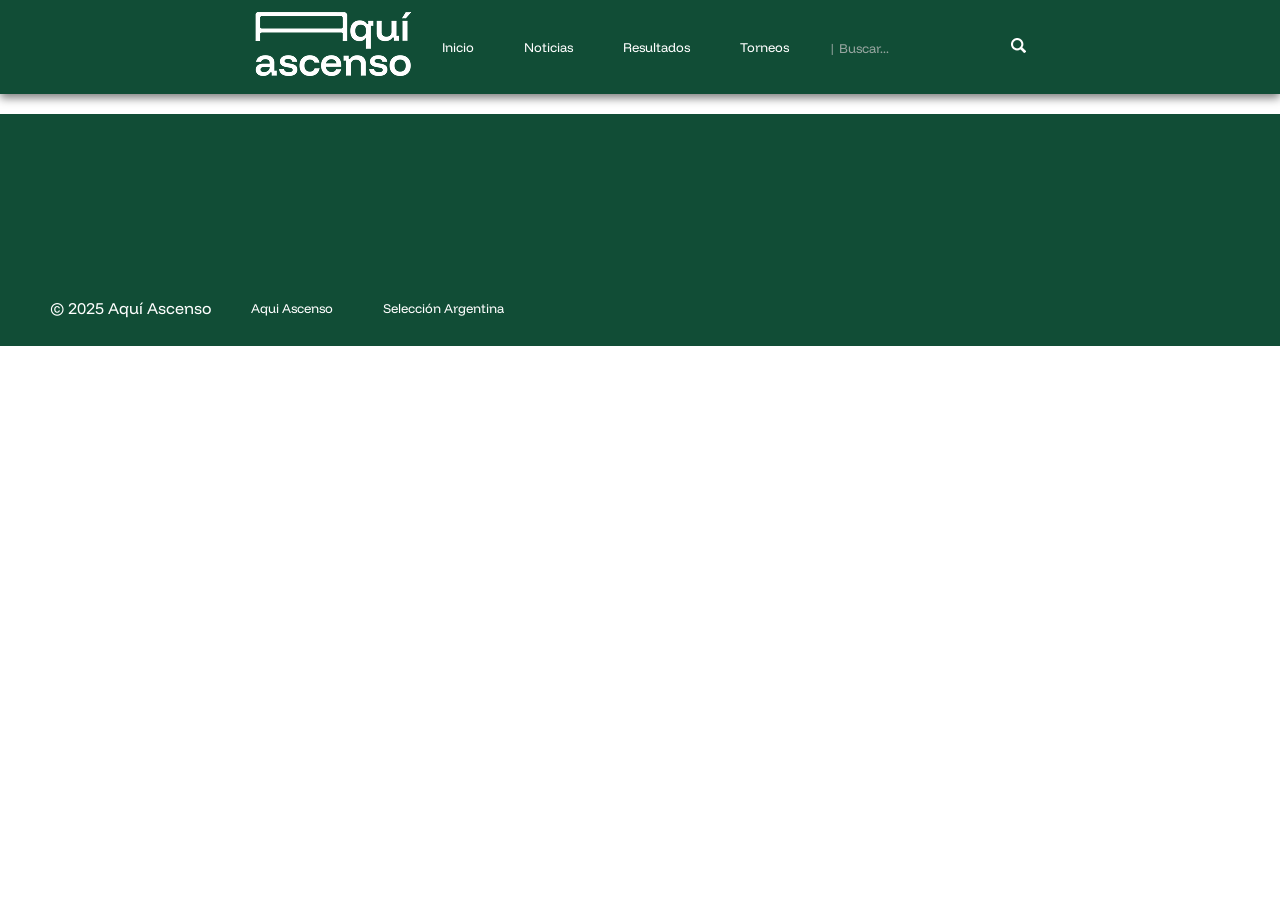
<file: pages/noticia-temperley-otro-empate.html>
<!DOCTYPE html>
<html lang="es">
<head>
    <meta charset="UTF-8">
    <meta name="viewport" content="width=device-width, initial-scale=1.0">
    <title>Temperley otro empate</title>
    <link rel="stylesheet" href="../estilos.css">
    <link rel="icon" href="../img/favicon.png" type="image/png">
    <link rel="preconnect" href="https://fonts.googleapis.com">
    <link rel="preconnect" href="https://fonts.gstatic.com" crossorigin>
    <link href="https://fonts.googleapis.com/css2?family=Funnel+Display:wght@300..800&family=Funnel+Sans:ital,wght@0,300..800;1,300..800&family=Inter:ital,opsz,wght@0,14..32,100..900;1,14..32,100..900&display=swap" rel="stylesheet">
</head>
<body>
    <header>
        <nav class="menu-barra">
            <div class="logo_img">
                <a href="../index.html"><img src="../img/img-logo-aquiascenso.png" alt="logo aqui ascenso"></a>
            </div>
            <ul class="botones-menu">
                <li><a href="../index.html">Inicio</a></li>
                <li><a href="./noticias.html">Noticias</a></li>
                <li><a href="./resultados.html">Resultados</a></li>
                <li><a href="./torneos.html">Torneos</a></li>
            </ul>
            
            <div class="buscador">
                <input type="text" class="buscar-input" placeholder="| Buscar...">
                <button class="buscar-boton"><a href=""><img src="../img/icono-busqueda.png" alt="icono-buscar" class="icono-buscar"></a></button>
            </div>
        </nav>
    </header>
    <main></main>
    <footer>
        <div class="redes">
            <svg xmlns="http://www.w3.org/2000/svg" width="226" height="34" viewBox="0 0 226 34" fill="none">

                <!--Tiktok-->
                <a href="https://www.tiktok.com/" > <path d="M221.662 0.954834H196.291C194.35 0.954834 192.796 2.50733 192.796 4.44796V29.8701C192.796 31.8108 194.35 33.3633 196.291 33.3633H221.727C223.668 33.3633 225.222 31.8108 225.222 29.8701V4.44796C225.157 2.50733 223.604 0.954834 221.662 0.954834ZM218.879 14.9273C216.873 14.9273 214.996 14.2158 213.572 13.0514V21.202C213.572 25.2126 210.336 28.447 206.323 28.447C202.31 28.447 199.074 25.2126 199.074 21.202C199.074 17.1914 202.31 13.957 206.323 13.957C210.336 13.957 207.035 13.8923 207.359 13.957V18.097C207.035 18.0323 206.647 17.9676 206.323 17.9676C204.511 17.9676 203.087 19.3908 203.087 21.202C203.087 23.0133 204.511 24.4364 206.323 24.4364C208.135 24.4364 209.559 23.0133 209.559 21.202V5.8064H213.572C213.572 8.71733 215.967 11.1108 218.879 11.1108V14.9273Z" fill="white"/></a>
               
                 <!--Facebook-->
                <a href="https://www.facebook.com/"><path d="M176.958 4.44796V29.8701C176.958 31.8108 175.404 33.2986 173.528 33.2986H163.625V22.3017H167.767L168.544 17.1267H163.56V13.763C163.56 12.3398 164.272 10.9814 166.473 10.9814H168.738V6.58265C168.738 6.58265 166.667 6.25921 164.725 6.25921C160.648 6.25921 157.93 8.71733 157.93 13.2455V17.1914H153.399V22.3664H157.93V33.3633H148.027C146.086 33.3633 144.597 31.8108 144.597 29.9348V4.44796C144.597 2.50733 146.15 0.954834 148.027 0.954834H173.463C175.404 0.954834 176.893 2.50733 176.893 4.44796H176.958Z" fill="white"/></a>
                
                 <!--Youtube-->
                <a href="https://www.youtube.com/"><path d="M110.248 20.4905L116.138 17.1267L110.248 13.763V20.4905ZM125.264 0.954834H99.8929C97.9513 0.954834 96.3979 2.50733 96.3979 4.44796V29.8701C96.3979 31.8108 97.9513 33.3633 99.8929 33.3633H125.328C127.27 33.3633 128.823 31.8108 128.823 29.8701V4.44796C128.823 2.50733 127.27 0.954834 125.328 0.954834H125.264ZM123.451 22.6251C123.193 23.5955 122.416 24.3717 121.445 24.6305C119.698 25.0833 112.578 25.0833 112.578 25.0833C112.578 25.0833 105.524 25.0833 103.711 24.6305C102.741 24.3717 101.964 23.6601 101.705 22.6251C101.252 20.8786 101.252 17.1267 101.252 17.1267C101.252 17.1267 101.252 13.4395 101.705 11.6283C101.964 10.658 102.741 9.88171 103.711 9.62296C105.459 9.17015 112.578 9.17015 112.578 9.17015C112.578 9.17015 119.633 9.17015 121.445 9.62296C122.416 9.88171 123.193 10.658 123.451 11.6283C123.904 13.3748 123.904 17.1267 123.904 17.1267C123.904 17.1267 123.904 20.8139 123.451 22.6251Z" fill="white"/></a>
                
                 <!--instagram-->
                <a href="https://www.instagram.com/"><path d="M80.5598 4.44796V29.8701C80.5598 31.8108 79.0065 33.2986 77.1296 33.2986H51.6294C49.6878 33.2986 48.1992 31.7461 48.1992 29.8701V4.44796C48.1992 2.50733 49.7525 0.954834 51.6294 0.954834H77.0649C79.0065 0.954834 80.4951 2.50733 80.4951 4.44796H80.5598ZM75.8352 12.3398C75.7704 10.4639 75.3174 8.84671 73.9582 7.48827C72.5991 6.12983 70.9811 5.74171 69.1042 5.61233C67.2272 5.48296 61.4671 5.48296 59.5901 5.61233C57.778 5.67702 56.0952 6.12983 54.7361 7.48827C53.3769 8.84671 52.9886 10.4639 52.8591 12.3398C52.7297 14.2158 52.7297 19.973 52.8591 21.8489C52.9239 23.7248 53.3769 25.342 54.7361 26.7005C56.0952 28.0589 57.7132 28.447 59.5901 28.5764C61.4671 28.7058 67.2272 28.7058 69.1042 28.5764C70.9811 28.5117 72.5991 28.0589 73.9582 26.7005C75.3174 25.342 75.7057 23.7248 75.8352 21.8489C75.9646 19.9083 75.9646 14.2158 75.8352 12.3398ZM73.3758 10.3345C73.9582 11.887 73.8288 15.4448 73.8288 17.1267C73.8288 18.8086 73.9582 22.4311 73.3758 23.9189C72.9874 24.9539 72.2108 25.7301 71.1752 26.1183C69.6219 26.7005 66.0623 26.5711 64.3795 26.5711C62.6968 26.5711 59.0724 26.7005 57.5838 26.1183C56.5483 25.7301 55.7716 24.9539 55.3833 23.9189C54.8008 22.3664 54.9302 18.8086 54.9302 17.1267C54.9302 15.4448 54.8008 11.8223 55.3833 10.3345C55.7716 9.29952 56.5483 8.52327 57.5838 8.13514C59.1371 7.55296 62.6968 7.68233 64.3795 7.68233C66.0623 7.68233 69.6866 7.55296 71.1752 8.13514C72.2108 8.52327 72.9874 9.29952 73.3758 10.3345ZM64.3795 23.078C67.6156 23.078 70.2691 20.4258 70.2691 17.1914C70.2691 14.8626 68.9747 12.6633 66.8389 11.7576C61.7259 9.62296 56.8071 14.5392 58.9429 19.6495C59.849 21.7842 62.0496 23.078 64.3795 23.078ZM68.1333 16.1564C68.8453 19.0026 66.3211 21.5255 63.4087 20.8786C62.0496 20.5551 60.9493 19.4555 60.6257 18.097C59.9138 15.2508 62.4379 12.728 65.3503 13.3748C66.7095 13.6983 67.8097 14.798 68.1333 16.1564ZM70.528 12.3398C71.3047 12.3398 71.8872 11.693 71.8872 10.9814C71.8872 10.2051 71.24 9.62296 70.528 9.62296C69.8161 9.62296 69.1689 10.2698 69.1689 10.9814C69.1689 11.693 69.8161 12.3398 70.528 12.3398Z" fill="white"/></a>
                
                 <!--Twitter-->
                <a href="https://x.com/"><path d="M28.8656 0.954834H3.43022C1.55331 0.954834 0 2.50733 0 4.44796V29.8701C0 31.8108 1.55331 33.3633 3.43022 33.3633H28.8656C30.8073 33.3633 32.3606 31.8108 32.3606 29.8701V4.44796C32.3606 2.50733 30.8073 0.954834 28.8656 0.954834ZM20.6461 27.9942L15.0153 20.4258L8.60792 27.9942H5.04825L13.3973 18.1617L4.5952 6.25921H11.9087L16.9569 13.1808L22.8466 6.25921H26.4062L18.6397 15.4448L27.7654 27.9295H20.5813L20.6461 27.9942ZM8.73736 8.32921L21.6169 25.7301H23.5585L10.8732 8.32921H8.73736Z" fill="white"/></a>
                
            </svg>
        </div>
        <div class="footer-botones-links">
            <p>© 2025 Aquí Ascenso</p>
            <a href="https://x.com/aquiascenso">Aqui Ascenso</a>
            <a href="https://x.com/argentina">Selección Argentina</a>
        </div>
    </footer>
</body>
</html>
</file>
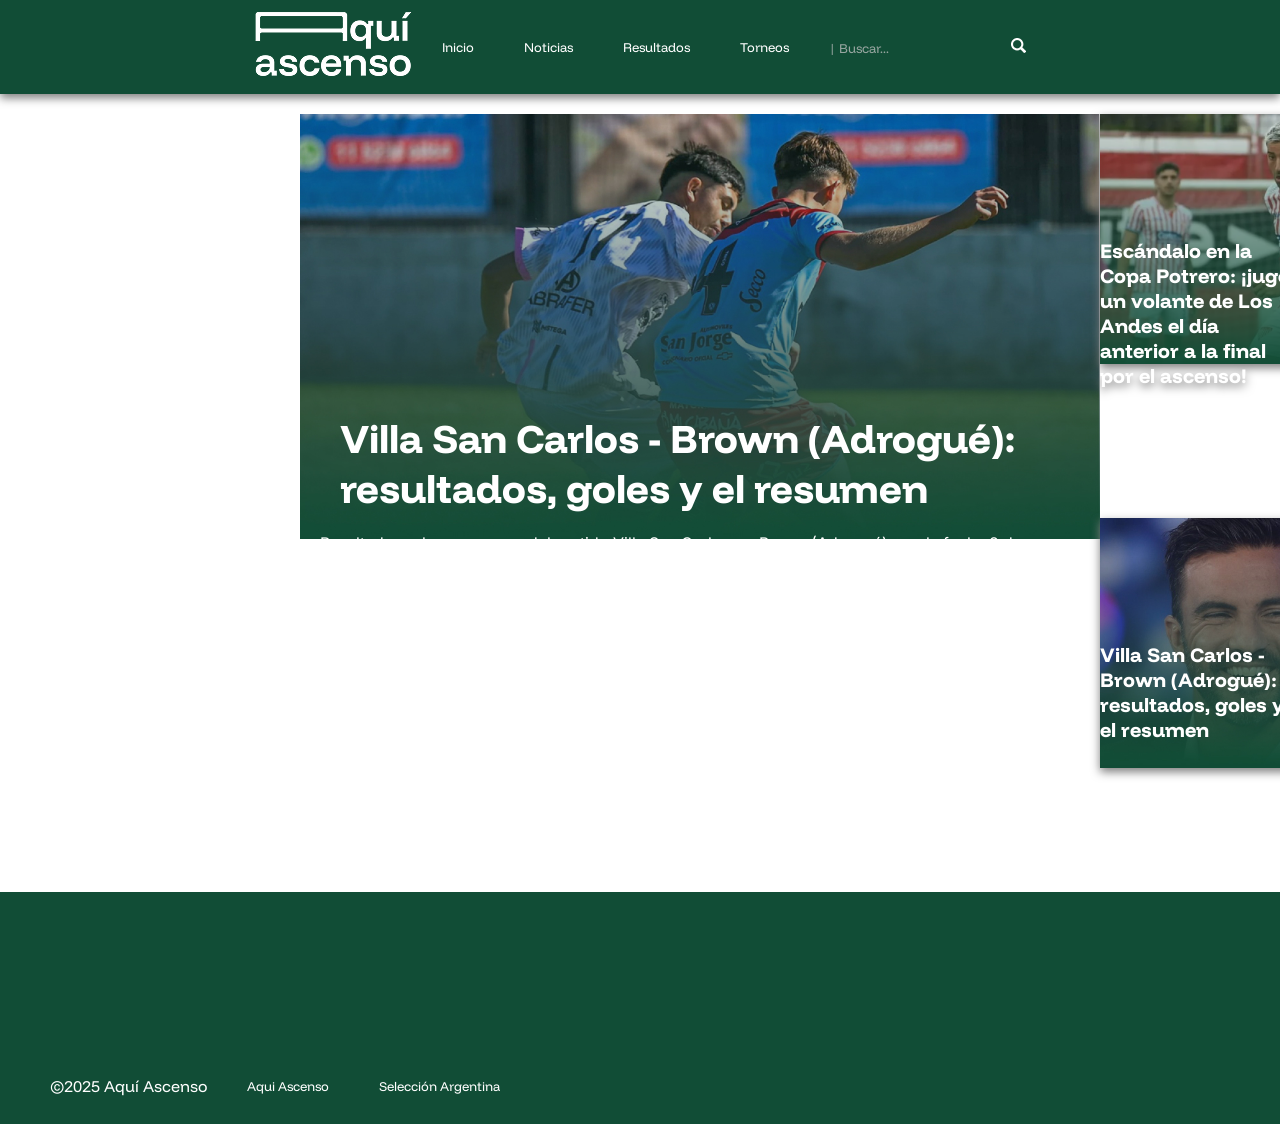
<file: pages/noticias.html>
<!DOCTYPE html>
<html lang="es">
<head>
    <meta charset="UTF-8">
    <meta name="viewport" content="width=device-width, initial-scale=1.0">
    <title>Noticias</title>
    <link rel="stylesheet" href="../estilos.css">
    <link rel="icon" href="../img/favicon.png" type="image/png">
    <link rel="preconnect" href="https://fonts.googleapis.com">
    <link rel="preconnect" href="https://fonts.gstatic.com" crossorigin>
    <link href="https://fonts.googleapis.com/css2?family=Funnel+Display:wght@300..800&family=Funnel+Sans:ital,wght@0,300..800;1,300..800&family=Inter:ital,opsz,wght@0,14..32,100..900;1,14..32,100..900&display=swap" rel="stylesheet">
</head>

<body>
    <header>
        <nav class="menu-barra">
            <div class="logo_img">
                <a href="../index.html"><img src="../img/img-logo-aquiascenso.png" alt="logo aqui ascenso"></a>
            </div>
            <ul class="botones-menu">
                <li><a href="../index.html">Inicio</a></li>
                <li><a href="./noticias.html">Noticias</a></li>
                <li><a href="./resultados.html">Resultados</a></li>
                <li><a href="./torneos.html">Torneos</a></li>
            </ul>
            
            <div class="buscador">
                <input type="text" class="buscar-input" placeholder="| Buscar...">
                <button class="buscar-boton"><a href=""><img src="../img/icono-busqueda.png" alt="icono-buscar" class="icono-buscar"></a></button>
            </div>
        </nav>
    </header>

    <main>
       <section class="noticias-destacadas"> <!--Noticias destacadas-->
            <article class="noticia-destacada-2">
                <img src="../img/portadas/portada-noticiasdestacada1.jpg" alt="Villa San Carlos vs. Brown (Adrogué)" width="800px">
                <h2 class="h2-sobre-imagen">Villa San Carlos - Brown (Adrogué): resultados, goles y el resumen</h2>
                <p class="p-inter">Resultado, goles y resumen del partido Villa San Carlos vs. Brown (Adrogué), por la fecha 8 de Primera División B de Argentina.</p>
            </article>

            <div class="contenedor-noticias-destacadas-secundarias">
              <div class="noticia-destacada-secundaria">
                <img src="../img/portadas/portada-noticiasdestacada2.png" alt=">Escándalo en la Copa Potrero" height="250px">
                <h4 class="h4-sobre-imagen">Escándalo en la Copa Potrero: ¡jugó un volante de Los Andes el día anterior a la final por el ascenso!</h4>
              </div>
              <div class="noticia-destacada-secundaria">
                <img src="../img/portadas/portada-noticiasdestacada3.jpg" alt="Fabián Cubero se lanza como DT: asumió en Sportivo Italiano" height="250px">
                <h4 class="h4-sobre-imagen">Villa San Carlos - Brown (Adrogué): resultados, goles y el resumen</h4>
              </div>

            </div>


        </section>
      <!--
      <section class="noticias">
  <article class="noticias-contenedor">

    <article class="noticias-articulo"> 
      <div class="imagen-noticias">
        <img src="../img/img-noticias-categoria/img-noticias-destacadas1.png" alt="Villa San Carlos vs. Brown (Adrogué)">
          <h2 class="h2-sobre-imagen"> Villa San Carlos - Brown (Adrogué): resultados, goles y el resumen</h2>
          <p class="p-inter">Resultado, goles y resumen del partido Villa San Carlos vs. Brown (Adrogué), por la fecha 8 de Primera División B de Argentina.</p>
      </div>
    </article>

    <article class="noticias-articulo-arriba"> 
      <div class="imagen-noticias">
          <img src="../img/img-noticias-categoria/img-noticiasdestacada2.png" alt="Copa Potrero">
        </div>
          <h3>Escándalo en la Copa Potrero: ¡jugó un volante de Los Andes el día anterior a la final por el ascenso!</h3> 
        </div>
      </article>

      <article class="noticias-articulo-abajo"> 
         <div class="imagen-noticias">
          <img src="../img/img-noticias-categoria/img-noticiasdestacada.jpg" alt="Fabián Cubero DT" width="800px">
          <h3>Fabián Cubero se lanza como DT: asumió en Sportivo Italiano</h3>
        </div>
      </article>
      -->


    </main>

    <footer>
        <div class="redes">
            <svg xmlns="http://www.w3.org/2000/svg" width="226" height="34" viewBox="0 0 226 34" fill="none">
                <path d="M221.662 0.954834H196.291C194.35 0.954834 192.796 2.50733 192.796 4.44796V29.8701C192.796 31.8108 194.35 33.3633 196.291 33.3633H221.727C223.668 33.3633 225.222 31.8108 225.222 29.8701V4.44796C225.157 2.50733 223.604 0.954834 221.662 0.954834ZM218.879 14.9273C216.873 14.9273 214.996 14.2158 213.572 13.0514V21.202C213.572 25.2126 210.336 28.447 206.323 28.447C202.31 28.447 199.074 25.2126 199.074 21.202C199.074 17.1914 202.31 13.957 206.323 13.957C210.336 13.957 207.035 13.8923 207.359 13.957V18.097C207.035 18.0323 206.647 17.9676 206.323 17.9676C204.511 17.9676 203.087 19.3908 203.087 21.202C203.087 23.0133 204.511 24.4364 206.323 24.4364C208.135 24.4364 209.559 23.0133 209.559 21.202V5.8064H213.572C213.572 8.71733 215.967 11.1108 218.879 11.1108V14.9273Z" fill="white"/>
                <path d="M176.958 4.44796V29.8701C176.958 31.8108 175.404 33.2986 173.528 33.2986H163.625V22.3017H167.767L168.544 17.1267H163.56V13.763C163.56 12.3398 164.272 10.9814 166.473 10.9814H168.738V6.58265C168.738 6.58265 166.667 6.25921 164.725 6.25921C160.648 6.25921 157.93 8.71733 157.93 13.2455V17.1914H153.399V22.3664H157.93V33.3633H148.027C146.086 33.3633 144.597 31.8108 144.597 29.9348V4.44796C144.597 2.50733 146.15 0.954834 148.027 0.954834H173.463C175.404 0.954834 176.893 2.50733 176.893 4.44796H176.958Z" fill="white"/>
                <path d="M110.248 20.4905L116.138 17.1267L110.248 13.763V20.4905ZM125.264 0.954834H99.8929C97.9513 0.954834 96.3979 2.50733 96.3979 4.44796V29.8701C96.3979 31.8108 97.9513 33.3633 99.8929 33.3633H125.328C127.27 33.3633 128.823 31.8108 128.823 29.8701V4.44796C128.823 2.50733 127.27 0.954834 125.328 0.954834H125.264ZM123.451 22.6251C123.193 23.5955 122.416 24.3717 121.445 24.6305C119.698 25.0833 112.578 25.0833 112.578 25.0833C112.578 25.0833 105.524 25.0833 103.711 24.6305C102.741 24.3717 101.964 23.6601 101.705 22.6251C101.252 20.8786 101.252 17.1267 101.252 17.1267C101.252 17.1267 101.252 13.4395 101.705 11.6283C101.964 10.658 102.741 9.88171 103.711 9.62296C105.459 9.17015 112.578 9.17015 112.578 9.17015C112.578 9.17015 119.633 9.17015 121.445 9.62296C122.416 9.88171 123.193 10.658 123.451 11.6283C123.904 13.3748 123.904 17.1267 123.904 17.1267C123.904 17.1267 123.904 20.8139 123.451 22.6251Z" fill="white"/>
                <path d="M80.5598 4.44796V29.8701C80.5598 31.8108 79.0065 33.2986 77.1296 33.2986H51.6294C49.6878 33.2986 48.1992 31.7461 48.1992 29.8701V4.44796C48.1992 2.50733 49.7525 0.954834 51.6294 0.954834H77.0649C79.0065 0.954834 80.4951 2.50733 80.4951 4.44796H80.5598ZM75.8352 12.3398C75.7704 10.4639 75.3174 8.84671 73.9582 7.48827C72.5991 6.12983 70.9811 5.74171 69.1042 5.61233C67.2272 5.48296 61.4671 5.48296 59.5901 5.61233C57.778 5.67702 56.0952 6.12983 54.7361 7.48827C53.3769 8.84671 52.9886 10.4639 52.8591 12.3398C52.7297 14.2158 52.7297 19.973 52.8591 21.8489C52.9239 23.7248 53.3769 25.342 54.7361 26.7005C56.0952 28.0589 57.7132 28.447 59.5901 28.5764C61.4671 28.7058 67.2272 28.7058 69.1042 28.5764C70.9811 28.5117 72.5991 28.0589 73.9582 26.7005C75.3174 25.342 75.7057 23.7248 75.8352 21.8489C75.9646 19.9083 75.9646 14.2158 75.8352 12.3398ZM73.3758 10.3345C73.9582 11.887 73.8288 15.4448 73.8288 17.1267C73.8288 18.8086 73.9582 22.4311 73.3758 23.9189C72.9874 24.9539 72.2108 25.7301 71.1752 26.1183C69.6219 26.7005 66.0623 26.5711 64.3795 26.5711C62.6968 26.5711 59.0724 26.7005 57.5838 26.1183C56.5483 25.7301 55.7716 24.9539 55.3833 23.9189C54.8008 22.3664 54.9302 18.8086 54.9302 17.1267C54.9302 15.4448 54.8008 11.8223 55.3833 10.3345C55.7716 9.29952 56.5483 8.52327 57.5838 8.13514C59.1371 7.55296 62.6968 7.68233 64.3795 7.68233C66.0623 7.68233 69.6866 7.55296 71.1752 8.13514C72.2108 8.52327 72.9874 9.29952 73.3758 10.3345ZM64.3795 23.078C67.6156 23.078 70.2691 20.4258 70.2691 17.1914C70.2691 14.8626 68.9747 12.6633 66.8389 11.7576C61.7259 9.62296 56.8071 14.5392 58.9429 19.6495C59.849 21.7842 62.0496 23.078 64.3795 23.078ZM68.1333 16.1564C68.8453 19.0026 66.3211 21.5255 63.4087 20.8786C62.0496 20.5551 60.9493 19.4555 60.6257 18.097C59.9138 15.2508 62.4379 12.728 65.3503 13.3748C66.7095 13.6983 67.8097 14.798 68.1333 16.1564ZM70.528 12.3398C71.3047 12.3398 71.8872 11.693 71.8872 10.9814C71.8872 10.2051 71.24 9.62296 70.528 9.62296C69.8161 9.62296 69.1689 10.2698 69.1689 10.9814C69.1689 11.693 69.8161 12.3398 70.528 12.3398Z" fill="white"/>
                <path d="M28.8656 0.954834H3.43022C1.55331 0.954834 0 2.50733 0 4.44796V29.8701C0 31.8108 1.55331 33.3633 3.43022 33.3633H28.8656C30.8073 33.3633 32.3606 31.8108 32.3606 29.8701V4.44796C32.3606 2.50733 30.8073 0.954834 28.8656 0.954834ZM20.6461 27.9942L15.0153 20.4258L8.60792 27.9942H5.04825L13.3973 18.1617L4.5952 6.25921H11.9087L16.9569 13.1808L22.8466 6.25921H26.4062L18.6397 15.4448L27.7654 27.9295H20.5813L20.6461 27.9942ZM8.73736 8.32921L21.6169 25.7301H23.5585L10.8732 8.32921H8.73736Z" fill="white"/>
            </svg>
        </div>
        <div class="footer-botones-links">
            <p>©2025 Aquí Ascenso</p>
            <a href="https://x.com/aquiascenso">Aqui Ascenso</a>
            <a href="https://x.com/argentina">Selección Argentina</a>
        </div>
    </footer>
</body>
</html>
</file>
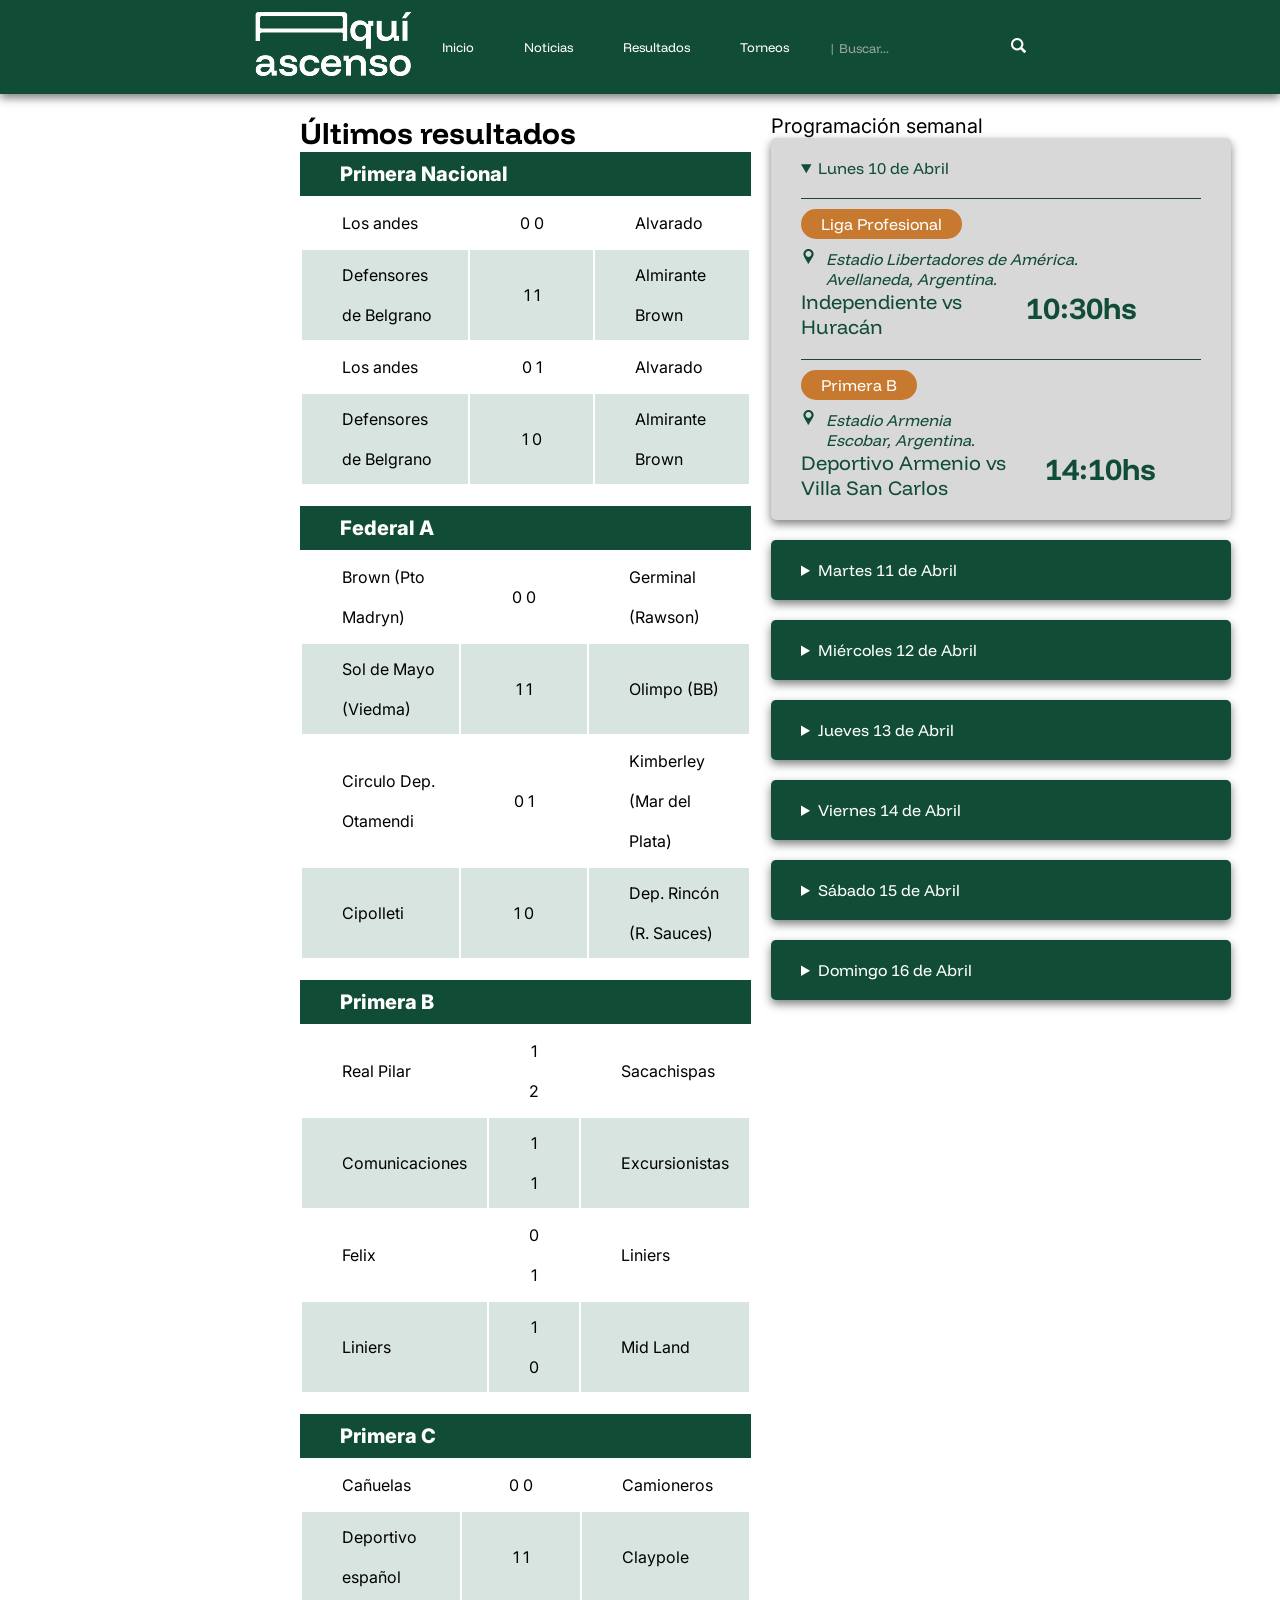
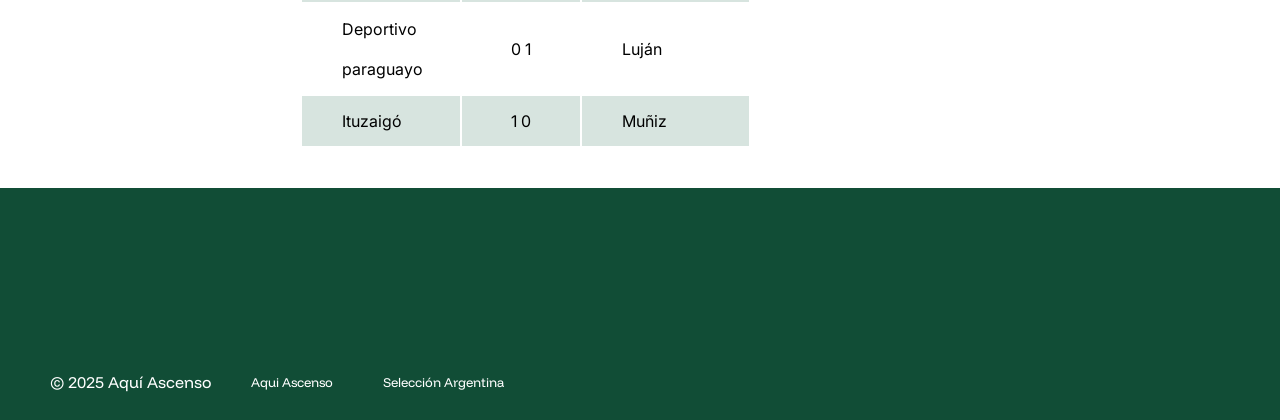
<file: pages/resultados.html>
<!DOCTYPE html>
<html lang="es">
<head>
    <meta charset="UTF-8">
    <meta name="viewport" content="width=device-width, initial-scale=1.0">
    <title>Resultados</title>
    <link rel="stylesheet" href="../estilos.css">
    <link rel="icon" href="../img/favicon.png" type="image/png">
    <link rel="preconnect" href="https://fonts.googleapis.com">
    <link rel="preconnect" href="https://fonts.gstatic.com" crossorigin>
    <link href="https://fonts.googleapis.com/css2?family=Funnel+Display:wght@300..800&family=Funnel+Sans:ital,wght@0,300..800;1,300..800&family=Inter:ital,opsz,wght@0,14..32,100..900;1,14..32,100..900&display=swap" rel="stylesheet">
</head>
<body>
    <header>
        <nav class="menu-barra">
            <div class="logo_img">
                <a href="../index.html"><img src="../img/img-logo-aquiascenso.png" alt="logo aqui ascenso"></a>
            </div>
            
            
            <ul class="botones-menu">
                <li><a href="../index.html">Inicio</a></li>
                <li><a href="./noticias.html">Noticias</a></li>
                <li><a href="./resultados.html">Resultados</a></li>
                <li><a href="./torneos.html">Torneos</a></li>
            </ul>
            
            <div class="buscador">
                <input type="text" class="buscar-input" placeholder="| Buscar...">
                <button class="buscar-boton"><a href=""><img src="../img/icono-busqueda.png" alt="icono-buscar" class="icono-buscar"></a></button>
            </div>
        </nav>
    </header>


    
    <main>
        <div class="contenedor-resultados-html">
            <section class="tablas-resultados-html">
                <div class="resultados">
                    <h3>Últimos resultados</h3>
                    <table class="resultados-tabla">
                        <h3 class="tabla-subtitulo">Primera Nacional</h3>
                        <tr>
                            <th class="th-alineado-izquierda"> Los andes</th>
                            <th class="th-alineado-centro">0 0</th>
                            <th class="th-alineado-izquierda">Alvarado</th>
                        </tr>
                        <tr class="tr-fondo-color">
                            <th class="th-alineado-izquierda"> Defensores de Belgrano</th>
                            <th  class="th-alineado-centro">1 1</th>
                            <th class="th-alineado-izquierda">Almirante Brown</th>
                        </tr>
                        <tr>
                            <th class="th-alineado-izquierda"> Los andes</th>
                            <th  class="th-alineado-centro">0 1</th>
                            <th class="th-alineado-izquierda">Alvarado</th>
                        </tr>
                        <tr class="tr-fondo-color">
                            <th class="th-alineado-izquierda"> Defensores de Belgrano</th>
                            <th  class="th-alineado-centro">1 0</th>
                            <th class="th-alineado-izquierda">Almirante Brown</th>
                        </tr>
                    </table>
                    <table class="resultados-tabla">
                        <h3 class="tabla-subtitulo">Federal A</h3>
                        <tr>
                            <th class="th-alineado-izquierda">Brown (Pto Madryn) </th>
                            <th class="th-alineado-centro">0 0</th>
                            <th class="th-alineado-izquierda">Germinal (Rawson) </th>
                        </tr>
                        <tr class="tr-fondo-color">
                            <th class="th-alineado-izquierda">Sol de Mayo (Viedma) </th>
                            <th  class="th-alineado-centro">1 1</th>
                            <th class="th-alineado-izquierda">Olimpo (BB) </th>
                        </tr>
                        <tr>
                            <th class="th-alineado-izquierda">Circulo Dep. Otamendi</th>
                            <th  class="th-alineado-centro">0 1</th>
                            <th class="th-alineado-izquierda">Kimberley (Mar del Plata) </th>
                        </tr>
                        <tr class="tr-fondo-color">
                            <th class="th-alineado-izquierda"> Cipolleti </th>
                            <th  class="th-alineado-centro">1 0</th>
                            <th class="th-alineado-izquierda">Dep. Rincón (R. Sauces)</th>
                        </tr>
                    </table>
                    
                    <table class="resultados-tabla">
                        <h3 class="tabla-subtitulo">Primera B</h3>
                        <tr>
                            <th class="th-alineado-izquierda"> Real Pilar</th>
                            <th class="th-alineado-centro">1 2</th>
                            <th class="th-alineado-izquierda">Sacachispas</th>
                        </tr>
                        <tr class="tr-fondo-color">
                            <th class="th-alineado-izquierda"> Comunicaciones</th>
                            <th  class="th-alineado-centro">1 1</th>
                            <th class="th-alineado-izquierda">Excursionistas</th>
                        </tr>
                        <tr>
                            <th class="th-alineado-izquierda"> Felix</th>
                            <th  class="th-alineado-centro">0 1</th>
                            <th class="th-alineado-izquierda">Liniers</th>
                        </tr>
                        <tr class="tr-fondo-color">
                            <th class="th-alineado-izquierda"> Liniers</th>
                            <th  class="th-alineado-centro">1 0</th>
                            <th class="th-alineado-izquierda">Mid Land</th>
                        </tr>
                    </table>
                    <table class="resultados-tabla">
                        <h3 class="tabla-subtitulo">Primera C</h3>
                        <tr>
                            <th class="th-alineado-izquierda"> Cañuelas</th>
                            <th class="th-alineado-centro">0 0</th>
                            <th class="th-alineado-izquierda">Camioneros</th>
                        </tr>
                        <tr class="tr-fondo-color">
                            <th class="th-alineado-izquierda">Deportivo español</th>
                            <th  class="th-alineado-centro">1 1</th>
                            <th class="th-alineado-izquierda">Claypole</th>
                        </tr>
                        <tr>
                            <th class="th-alineado-izquierda">Deportivo paraguayo</th>
                            <th  class="th-alineado-centro">0 1</th>
                            <th class="th-alineado-izquierda">Luján</th>
                        </tr>
                        <tr class="tr-fondo-color">
                            <th class="th-alineado-izquierda"> Ituzaigó</th>
                            <th  class="th-alineado-centro">1 0</th>
                            <th class="th-alineado-izquierda">Muñiz</th>
                        </tr>
                    </table>
                </div>

               
            </section>
             <div class="programa-acordeon">
                <h4 class="h4-inter">Programación semanal</h4>
                    <details open> <!--Lunes-->
                        <summary>
                            Lunes 10 de Abril
                        </summary>
                        <hr class="hr-acordeon">
                        <h5 class="etiqueta-individual">Liga Profesional</h5>
                        <div class="acordeon-abierto">
                            
                            <div class="ubicacion-acordeon">
                                <img src="../img/icono-ubicacion.png" alt="icono-ubicacion" class="icono-ubicacion">
                                <p class="p-italico">Estadio Libertadores de América. <br>Avellaneda, Argentina.</p>        
                            </div>
                            
                            <div class="informacion-acordeon">
                                <h4 class="h4-verde-acordeon">Independiente vs Huracán</h4>
                                <h3 class="h3-acordeon">10:30hs</h3>
                            </div>
                        </div>

                        <hr class="hr-acordeon">
                        <h5 class="etiqueta-individual">Primera B</h5>
                        <div class="acordeon-abierto">
                            
                            <div class="ubicacion-acordeon">
                                <img src="../img/icono-ubicacion.png" alt="icono-ubicacion" class="icono-ubicacion">
                                <p class="p-italico">Estadio Armenia <br>Escobar, Argentina.</p>        
                            </div>
                            
                            <div class="informacion-acordeon">
                                <h4 class="h4-verde-acordeon">Deportivo Armenio vs Villa San Carlos</h4>
                                <h3 class="h3-acordeon">14:10hs</h3>
                            </div>
                        </div>
                    </details>

                    <details> <!--Martes-->
                        <summary>
                            Martes 11 de Abril
                        </summary>
                        <hr class="hr-acordeon">
                        <h5 class="etiqueta-individual">Liga Profesional</h5>
                        <div class="acordeon-abierto">
                            
                            <div class="ubicacion-acordeon">
                                <img src="../img/icono-ubicacion.png" alt="icono-ubicacion" class="icono-ubicacion">
                                <p class="p-italico">Estadio UNO Jorge Luis Hirschi. <br>La Plata, Argentina.</p>        
                            </div>
                            
                            <div class="informacion-acordeon">
                                <h4 class="h4-verde-acordeon">Rosario Central  vs Estudiantes de La Plata</h4>
                                <h3 class="h3-acordeon">14:00hs</h3>
                            </div>
                        </div>

                        <hr class="hr-acordeon">
                        <h5 class="etiqueta-individual">Liga Profesional</h5>
                        <div class="acordeon-abierto">
                            
                            <div class="ubicacion-acordeon">
                                <img src="../img/icono-ubicacion.png" alt="icono-ubicacion" class="icono-ubicacion">
                                <p class="p-italico">Boca Predio <br>Ezeiza, Argentina.</p>        
                            </div>
                            
                            <div class="informacion-acordeon">
                                <h4 class="h4-verde-acordeon">Boca Juniors vs San Martín</h4>
                                <h3 class="h3-acordeon">19:40hs</h3>
                            </div>
                        </div>
                    </details>

                    <details> <!--Miércoles-->
                        <summary>
                            Miércoles 12 de Abril
                        </summary>
                        <hr class="hr-acordeon">
                        <h5 class="etiqueta-individual">Primera Nacional</h5>
                        <div class="acordeon-abierto">
                            
                            <div class="ubicacion-acordeon">
                                <img src="../img/icono-ubicacion.png" alt="icono-ubicacion" class="icono-ubicacion">
                                <p class="p-italico">Estadio Miguel Sancho. <br>Córdoba, Argentina.</p>        
                            </div>
                            
                            <div class="informacion-acordeon">
                                <h4 class="h4-verde-acordeon">Deportivo Madryn vs. Racing de Córdoba</h4>
                                <h3 class="h3-acordeon">12:00hs</h3>
                            </div>
                        </div>

                        <hr class="hr-acordeon">
                        <h5 class="etiqueta-individual">Primera Nacional</h5>
                        <div class="acordeon-abierto">
                            
                            <div class="ubicacion-acordeon">
                                <img src="../img/icono-ubicacion.png" alt="icono-ubicacion" class="icono-ubicacion">
                                <p class="p-italico">Estadio Eduardo Gallardón <br>Lomas de Zamora, Argentina.</p>        
                            </div>
                            
                            <div class="informacion-acordeon">
                                <h4 class="h4-verde-acordeon">Los Andes vs. Güemes</h4>
                                <h3 class="h3-acordeon">14:00hs</h3>
                            </div>
                        </div>

                        <hr class="hr-acordeon">
                        <h5 class="etiqueta-individual">Primera Nacional</h5>
                        <div class="acordeon-abierto">
                            
                            <div class="ubicacion-acordeon">
                                <img src="../img/icono-ubicacion.png" alt="icono-ubicacion" class="icono-ubicacion">
                                <p class="p-italico">estadio Arquitecto Ricardo Etcheverri <br>Caballito, Argentina.</p>        
                            </div>
                            
                            <div class="informacion-acordeon">
                                <h4 class="h4-verde-acordeon">Ferro Carril Oeste vs. Tristan Suárez</h4>
                                <h3 class="h3-acordeon">14:00hs</h3>
                            </div>
                        </div>                        
                    </details>

                    <details> <!--Jueves-->
                        <summary>
                            Jueves 13 de Abril
                        </summary>
                        <hr class="hr-acordeon">
                        <h5 class="etiqueta-individual">Primera Nacional</h5>
                        <div class="acordeon-abierto">
                            
                            <div class="ubicacion-acordeon">
                                <img src="../img/icono-ubicacion.png" alt="icono-ubicacion" class="icono-ubicacion">
                                <p class="p-italico">Estadio de Río Cuarto Antonio Candini. <br>Córdoba, Argentina.</p>        
                            </div>
                            
                            <div class="informacion-acordeon">
                                <h4 class="h4-verde-acordeon">Central Norte vs. Estudiantes</h4>
                                <h3 class="h3-acordeon">10:30hs</h3>
                            </div>
                        </div>

                        <hr class="hr-acordeon">
                        <h5 class="etiqueta-individual">Primera B</h5>
                        <div class="acordeon-abierto">
                            
                            <div class="ubicacion-acordeon">
                                <img src="../img/icono-ubicacion.png" alt="icono-ubicacion" class="icono-ubicacion">
                                <p class="p-italico">Estadio Monumental de Villa Lynch<br>Villa Lynch, Argentina.</p>        
                            </div>
                            
                            <div class="informacion-acordeon">
                                <h4 class="h4-verde-acordeon">Deportivo Laferrere vs. UAI Urquiza</h4>
                                <h3 class="h3-acordeon">12:30hs</h3>
                            </div>
                        </div>
                    </details>

                    <details> <!--Viernes-->
                        <summary>
                            Viernes 14 de Abril
                        </summary>
                        <hr class="hr-acordeon">
                        <h5 class="etiqueta-individual">Liga Profesional</h5>
                        <div class="acordeon-abierto">
                            
                            <div class="ubicacion-acordeon">
                                <img src="../img/icono-ubicacion.png" alt="icono-ubicacion" class="icono-ubicacion">
                                <p class="p-italico">Estadio UNO Jorge Luis Hirschi. <br>La Plata, Argentina.</p>        
                            </div>
                            
                            <div class="informacion-acordeon">
                                <h4 class="h4-verde-acordeon">Rosario Central  vs Estudiantes de La Plata</h4>
                                <h3 class="h3-acordeon">14:00hs</h3>
                            </div>
                        </div>

                        <hr class="hr-acordeon">
                        <h5 class="etiqueta-individual">Liga Profesional</h5>
                        <div class="acordeon-abierto">
                            
                            <div class="ubicacion-acordeon">
                                <img src="../img/icono-ubicacion.png" alt="icono-ubicacion" class="icono-ubicacion">
                                <p class="p-italico">Boca Predio <br>Ezeiza, Argentina.</p>        
                            </div>
                            
                            <div class="informacion-acordeon">
                                <h4 class="h4-verde-acordeon">Boca Juniors vs San Martín</h4>
                                <h3 class="h3-acordeon">19:40hs</h3>
                            </div>
                        </div>
                    </details>

                    <details> <!--Sábado-->
                        <summary>
                            Sábado 15 de Abril
                        </summary>
                        <hr class="hr-acordeon">
                        <h5 class="etiqueta-individual">Primera Nacional</h5>
                        <div class="acordeon-abierto">
                            
                            <div class="ubicacion-acordeon">
                                <img src="../img/icono-ubicacion.png" alt="icono-ubicacion" class="icono-ubicacion">
                                <p class="p-italico">Estadio Miguel Sancho. <br>Córdoba, Argentina.</p>        
                            </div>
                            
                            <div class="informacion-acordeon">
                                <h4 class="h4-verde-acordeon">Deportivo Madryn vs. Racing de Córdoba</h4>
                                <h3 class="h3-acordeon">12:00hs</h3>
                            </div>
                        </div>

                        <hr class="hr-acordeon">
                        <h5 class="etiqueta-individual">Primera Nacional</h5>
                        <div class="acordeon-abierto">
                            
                            <div class="ubicacion-acordeon">
                                <img src="../img/icono-ubicacion.png" alt="icono-ubicacion" class="icono-ubicacion">
                                <p class="p-italico">Estadio Eduardo Gallardón <br>Lomas de Zamora, Argentina.</p>        
                            </div>
                            
                            <div class="informacion-acordeon">
                                <h4 class="h4-verde-acordeon">Los Andes vs. Güemes</h4>
                                <h3 class="h3-acordeon">14:00hs</h3>
                            </div>
                        </div>

                        <hr class="hr-acordeon">
                        <h5 class="etiqueta-individual">Primera Nacional</h5>
                        <div class="acordeon-abierto">
                            
                            <div class="ubicacion-acordeon">
                                <img src="../img/icono-ubicacion.png" alt="icono-ubicacion" class="icono-ubicacion">
                                <p class="p-italico">estadio Arquitecto Ricardo Etcheverri <br>Caballito, Argentina.</p>        
                            </div>
                            
                            <div class="informacion-acordeon">
                                <h4 class="h4-verde-acordeon">Ferro Carril Oeste vs. Tristan Suárez</h4>
                                <h3 class="h3-acordeon">14:00hs</h3>
                            </div>
                        </div>                        
                    </details>

                    <details> <!--Domingo-->
                        <summary>
                            Domingo 16 de Abril
                        </summary>
                        <hr class="hr-acordeon">
                        <h5 class="etiqueta-individual">Primera Nacional</h5>
                        <div class="acordeon-abierto">
                            
                            <div class="ubicacion-acordeon">
                                <img src="../img/icono-ubicacion.png" alt="icono-ubicacion" class="icono-ubicacion">
                                <p class="p-italico">Estadio Miguel Sancho. <br>Córdoba, Argentina.</p>        
                            </div>
                            
                            <div class="informacion-acordeon">
                                <h4 class="h4-verde-acordeon">Deportivo Madryn vs. Racing de Córdoba</h4>
                                <h3 class="h3-acordeon">12:00hs</h3>
                            </div>
                        </div>

                        <hr class="hr-acordeon">
                        <h5 class="etiqueta-individual">Primera Nacional</h5>
                        <div class="acordeon-abierto">
                            
                            <div class="ubicacion-acordeon">
                                <img src="../img/icono-ubicacion.png" alt="icono-ubicacion" class="icono-ubicacion">
                                <p class="p-italico">Estadio Eduardo Gallardón <br>Lomas de Zamora, Argentina.</p>        
                            </div>
                            
                            <div class="informacion-acordeon">
                                <h4 class="h4-verde-acordeon">Los Andes vs. Güemes</h4>
                                <h3 class="h3-acordeon">14:00hs</h3>
                            </div>
                        </div>

                        <hr class="hr-acordeon">
                        <h5 class="etiqueta-individual">Primera Nacional</h5>
                        <div class="acordeon-abierto">
                            
                            <div class="ubicacion-acordeon">
                                <img src="../img/icono-ubicacion.png" alt="icono-ubicacion" class="icono-ubicacion">
                                <p class="p-italico">estadio Arquitecto Ricardo Etcheverri <br>Caballito, Argentina.</p>        
                            </div>
                            
                            <div class="informacion-acordeon">
                                <h4 class="h4-verde-acordeon">Ferro Carril Oeste vs. Tristan Suárez</h4>
                                <h3 class="h3-acordeon">14:00hs</h3>
                            </div>
                        </div>                        
                    </details>


            </div>
        </div>
    </main>
    <footer>
        <div class="redes">
            <svg xmlns="http://www.w3.org/2000/svg" width="226" height="34" viewBox="0 0 226 34" fill="none">

                <!--Tiktok-->
                <a href="https://www.tiktok.com/" > <path d="M221.662 0.954834H196.291C194.35 0.954834 192.796 2.50733 192.796 4.44796V29.8701C192.796 31.8108 194.35 33.3633 196.291 33.3633H221.727C223.668 33.3633 225.222 31.8108 225.222 29.8701V4.44796C225.157 2.50733 223.604 0.954834 221.662 0.954834ZM218.879 14.9273C216.873 14.9273 214.996 14.2158 213.572 13.0514V21.202C213.572 25.2126 210.336 28.447 206.323 28.447C202.31 28.447 199.074 25.2126 199.074 21.202C199.074 17.1914 202.31 13.957 206.323 13.957C210.336 13.957 207.035 13.8923 207.359 13.957V18.097C207.035 18.0323 206.647 17.9676 206.323 17.9676C204.511 17.9676 203.087 19.3908 203.087 21.202C203.087 23.0133 204.511 24.4364 206.323 24.4364C208.135 24.4364 209.559 23.0133 209.559 21.202V5.8064H213.572C213.572 8.71733 215.967 11.1108 218.879 11.1108V14.9273Z" fill="white"/></a>
               
                 <!--Facebook-->
                <a href="https://www.facebook.com/"><path d="M176.958 4.44796V29.8701C176.958 31.8108 175.404 33.2986 173.528 33.2986H163.625V22.3017H167.767L168.544 17.1267H163.56V13.763C163.56 12.3398 164.272 10.9814 166.473 10.9814H168.738V6.58265C168.738 6.58265 166.667 6.25921 164.725 6.25921C160.648 6.25921 157.93 8.71733 157.93 13.2455V17.1914H153.399V22.3664H157.93V33.3633H148.027C146.086 33.3633 144.597 31.8108 144.597 29.9348V4.44796C144.597 2.50733 146.15 0.954834 148.027 0.954834H173.463C175.404 0.954834 176.893 2.50733 176.893 4.44796H176.958Z" fill="white"/></a>
                
                 <!--Youtube-->
                <a href="https://www.youtube.com/"><path d="M110.248 20.4905L116.138 17.1267L110.248 13.763V20.4905ZM125.264 0.954834H99.8929C97.9513 0.954834 96.3979 2.50733 96.3979 4.44796V29.8701C96.3979 31.8108 97.9513 33.3633 99.8929 33.3633H125.328C127.27 33.3633 128.823 31.8108 128.823 29.8701V4.44796C128.823 2.50733 127.27 0.954834 125.328 0.954834H125.264ZM123.451 22.6251C123.193 23.5955 122.416 24.3717 121.445 24.6305C119.698 25.0833 112.578 25.0833 112.578 25.0833C112.578 25.0833 105.524 25.0833 103.711 24.6305C102.741 24.3717 101.964 23.6601 101.705 22.6251C101.252 20.8786 101.252 17.1267 101.252 17.1267C101.252 17.1267 101.252 13.4395 101.705 11.6283C101.964 10.658 102.741 9.88171 103.711 9.62296C105.459 9.17015 112.578 9.17015 112.578 9.17015C112.578 9.17015 119.633 9.17015 121.445 9.62296C122.416 9.88171 123.193 10.658 123.451 11.6283C123.904 13.3748 123.904 17.1267 123.904 17.1267C123.904 17.1267 123.904 20.8139 123.451 22.6251Z" fill="white"/></a>
                
                 <!--instagram-->
                <a href="https://www.instagram.com/"><path d="M80.5598 4.44796V29.8701C80.5598 31.8108 79.0065 33.2986 77.1296 33.2986H51.6294C49.6878 33.2986 48.1992 31.7461 48.1992 29.8701V4.44796C48.1992 2.50733 49.7525 0.954834 51.6294 0.954834H77.0649C79.0065 0.954834 80.4951 2.50733 80.4951 4.44796H80.5598ZM75.8352 12.3398C75.7704 10.4639 75.3174 8.84671 73.9582 7.48827C72.5991 6.12983 70.9811 5.74171 69.1042 5.61233C67.2272 5.48296 61.4671 5.48296 59.5901 5.61233C57.778 5.67702 56.0952 6.12983 54.7361 7.48827C53.3769 8.84671 52.9886 10.4639 52.8591 12.3398C52.7297 14.2158 52.7297 19.973 52.8591 21.8489C52.9239 23.7248 53.3769 25.342 54.7361 26.7005C56.0952 28.0589 57.7132 28.447 59.5901 28.5764C61.4671 28.7058 67.2272 28.7058 69.1042 28.5764C70.9811 28.5117 72.5991 28.0589 73.9582 26.7005C75.3174 25.342 75.7057 23.7248 75.8352 21.8489C75.9646 19.9083 75.9646 14.2158 75.8352 12.3398ZM73.3758 10.3345C73.9582 11.887 73.8288 15.4448 73.8288 17.1267C73.8288 18.8086 73.9582 22.4311 73.3758 23.9189C72.9874 24.9539 72.2108 25.7301 71.1752 26.1183C69.6219 26.7005 66.0623 26.5711 64.3795 26.5711C62.6968 26.5711 59.0724 26.7005 57.5838 26.1183C56.5483 25.7301 55.7716 24.9539 55.3833 23.9189C54.8008 22.3664 54.9302 18.8086 54.9302 17.1267C54.9302 15.4448 54.8008 11.8223 55.3833 10.3345C55.7716 9.29952 56.5483 8.52327 57.5838 8.13514C59.1371 7.55296 62.6968 7.68233 64.3795 7.68233C66.0623 7.68233 69.6866 7.55296 71.1752 8.13514C72.2108 8.52327 72.9874 9.29952 73.3758 10.3345ZM64.3795 23.078C67.6156 23.078 70.2691 20.4258 70.2691 17.1914C70.2691 14.8626 68.9747 12.6633 66.8389 11.7576C61.7259 9.62296 56.8071 14.5392 58.9429 19.6495C59.849 21.7842 62.0496 23.078 64.3795 23.078ZM68.1333 16.1564C68.8453 19.0026 66.3211 21.5255 63.4087 20.8786C62.0496 20.5551 60.9493 19.4555 60.6257 18.097C59.9138 15.2508 62.4379 12.728 65.3503 13.3748C66.7095 13.6983 67.8097 14.798 68.1333 16.1564ZM70.528 12.3398C71.3047 12.3398 71.8872 11.693 71.8872 10.9814C71.8872 10.2051 71.24 9.62296 70.528 9.62296C69.8161 9.62296 69.1689 10.2698 69.1689 10.9814C69.1689 11.693 69.8161 12.3398 70.528 12.3398Z" fill="white"/></a>
                
                 <!--Twitter-->
                <a href="https://x.com/"><path d="M28.8656 0.954834H3.43022C1.55331 0.954834 0 2.50733 0 4.44796V29.8701C0 31.8108 1.55331 33.3633 3.43022 33.3633H28.8656C30.8073 33.3633 32.3606 31.8108 32.3606 29.8701V4.44796C32.3606 2.50733 30.8073 0.954834 28.8656 0.954834ZM20.6461 27.9942L15.0153 20.4258L8.60792 27.9942H5.04825L13.3973 18.1617L4.5952 6.25921H11.9087L16.9569 13.1808L22.8466 6.25921H26.4062L18.6397 15.4448L27.7654 27.9295H20.5813L20.6461 27.9942ZM8.73736 8.32921L21.6169 25.7301H23.5585L10.8732 8.32921H8.73736Z" fill="white"/></a>
                
            </svg>
        </div>
        <div class="footer-botones-links">
            <p>© 2025 Aquí Ascenso</p>
            <a href="https://x.com/aquiascenso">Aqui Ascenso</a>
            <a href="https://x.com/argentina">Selección Argentina</a>
        </div>
    </footer>
</body>
</html>
</file>
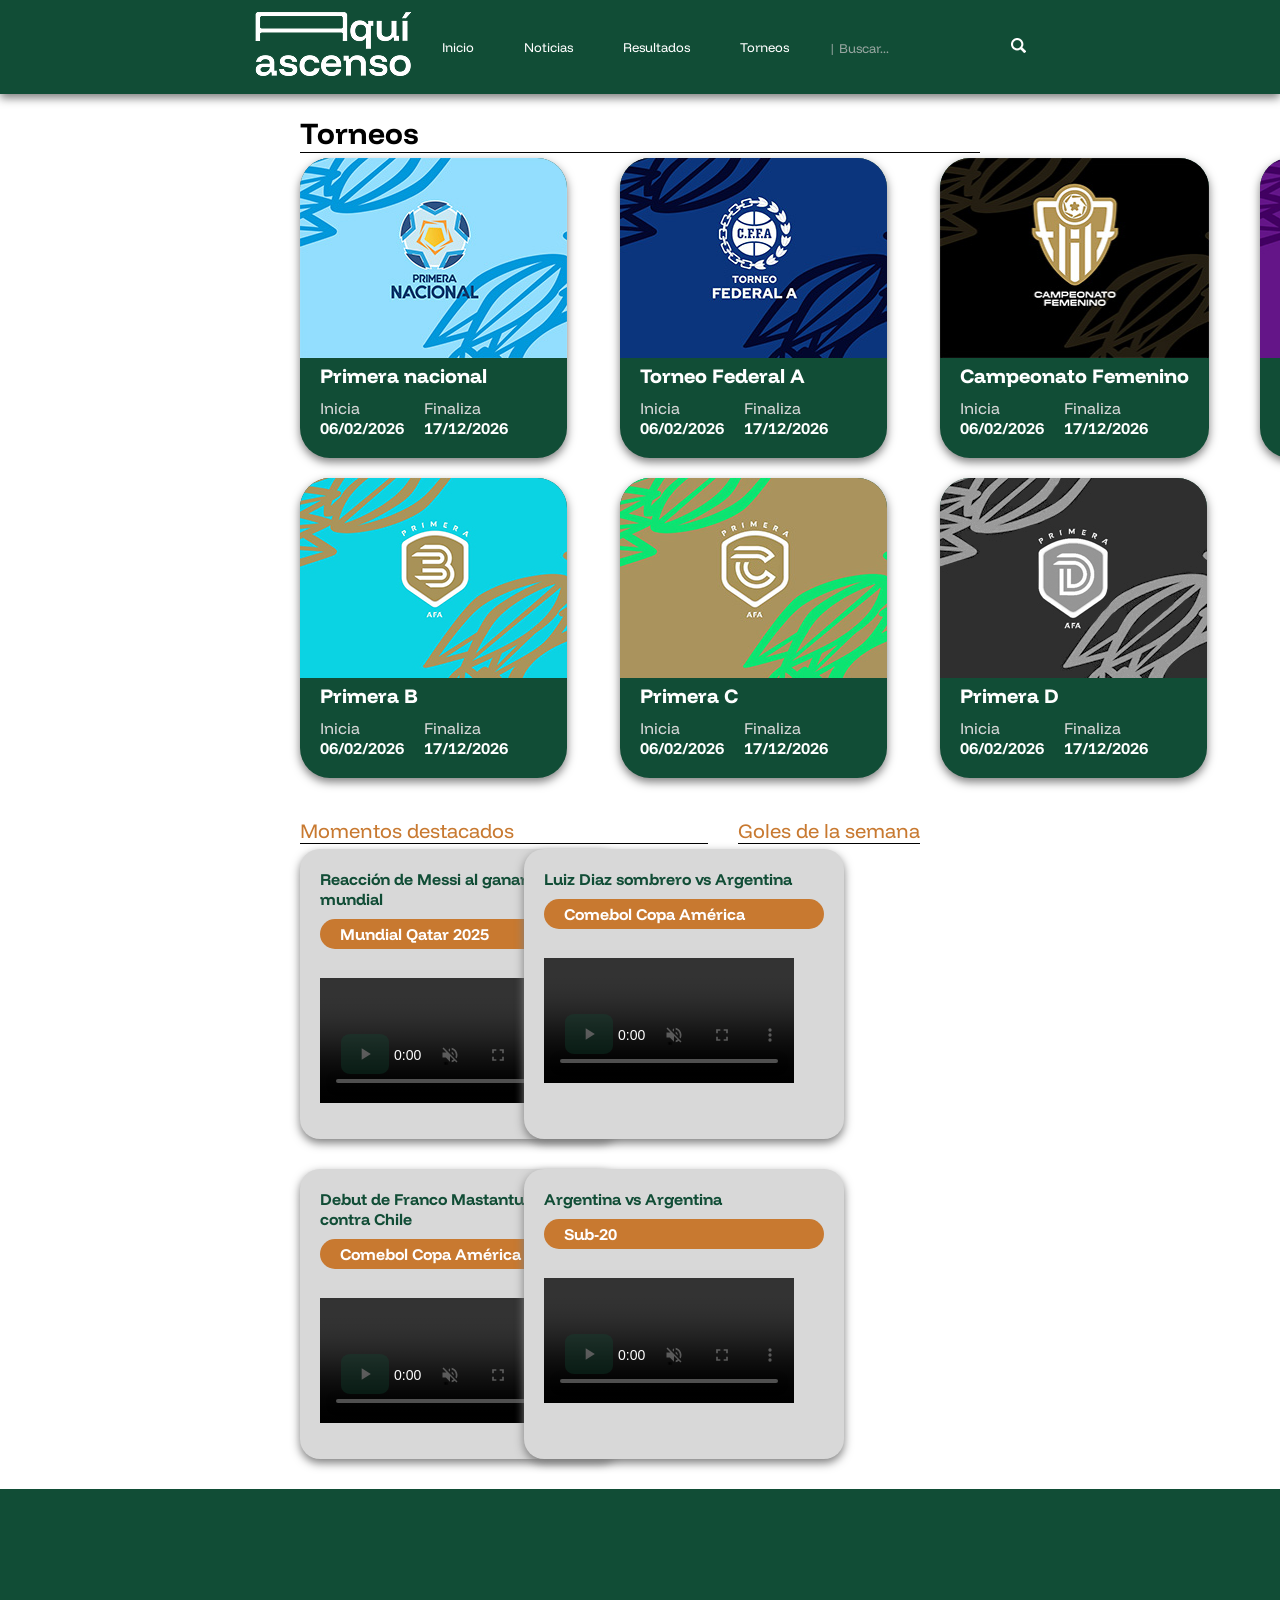
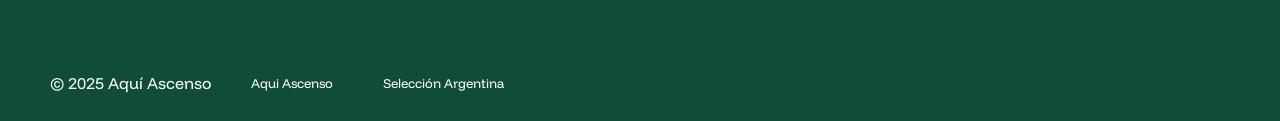
<file: pages/torneos.html>
<!DOCTYPE html>
<html lang="es">
<head>
    <meta charset="UTF-8">
    <meta name="viewport" content="width=device-width, initial-scale=1.0">
    <title>Torneos</title>
    <link rel="stylesheet" href="../estilos.css">
    <link rel="icon" href="../img/favicon.png" type="image/png">
    <link rel="preconnect" href="https://fonts.googleapis.com">
    <link rel="preconnect" href="https://fonts.gstatic.com" crossorigin>
    <link href="https://fonts.googleapis.com/css2?family=Funnel+Display:wght@300..800&family=Funnel+Sans:ital,wght@0,300..800;1,300..800&family=Inter:ital,opsz,wght@0,14..32,100..900;1,14..32,100..900&display=swap" rel="stylesheet">
</head>
<body>
    <header>
        <nav class="menu-barra">
            <div class="logo_img">
                <a href="../index.html"><img src="../img/img-logo-aquiascenso.png" alt="logo aqui ascenso"></a>
            </div>
            <ul class="botones-menu">
                <li><a href="../index.html">Inicio</a></li>
                <li><a href="./noticias.html">Noticias</a></li>
                <li><a href="./resultados.html">Resultados</a></li>
                <li><a href="./torneos.html">Torneos</a></li>
            </ul>
            
            <div class="buscador">
                <input type="text" class="buscar-input" placeholder="| Buscar...">
                <button class="buscar-boton"><a href=""><img src="../img/icono-busqueda.png" alt="icono-buscar" class="icono-buscar"></a></button>
            </div>
        </nav>
    </header>
    <main>
        <div class="estructura">
            <h3>Torneos</h3>
            <hr>
            <section class="grilla-torneos">
                
                <div class="grilla-item a">
                    <img src="../img/portadas/portada-primeranacional.jpg" alt="carilla primera nacional" class="carilla-carrusel">
                    <div class="informacion-torneos">
                        <h4>Primera nacional</h4>
                        <div class="fechas-torneos">
                            <div>
                                <p>Inicia </p>
                                <h5>06/02/2026</h5>
                            </div>
                            <div>
                                <p>Finaliza </p>
                                <h5>17/12/2026</h5>
                            </div>
                        </div>
                    </div>                
                </div>
                <div class="grilla-item b">
                    <img src="../img/portadas/portada-torneofederalla.jpg" alt="carilla primera nacional" class="carilla-carrusel">
                    <div class="informacion-torneos">
                        <h4>Torneo Federal A</h4>
                        <div class="fechas-torneos">
                            <div>
                                <p>Inicia </p>
                                <h5>06/02/2026</h5>
                            </div>
                            <div>
                                <p>Finaliza </p>
                                <h5>17/12/2026</h5>
                            </div>
                           
                        </div>
                      
                    </div>

                
                </div>
                <div class="grilla-item c">
                    <img src="../img/portadas/portada-campeonatofemenino.jpg" alt="carilla primera nacional" class="carilla-carrusel">
                    <div class="informacion-torneos">
                        <h4>Campeonato Femenino</h4>
                        <div class="fechas-torneos">
                            <div>
                                <p>Inicia </p>
                                <h5>06/02/2026</h5>
                            </div>
                            <div>
                                <p>Finaliza </p>
                                <h5>17/12/2026</h5>
                            </div>
                        </div>
                    </div>                
                </div>
                <div class="grilla-item d">
                    <img src="../img/portadas/portada-copafederalfemenina.jpg" alt="carilla primera nacional" class="carilla-carrusel">
                    <div class="informacion-torneos">
                        <h4>Copa Federal Femenino</h4>
                        <div class="fechas-torneos">
                            <div>
                                <p>Inicia </p>
                                <h5>06/02/2026</h5>
                            </div>
                            <div>
                                <p>Finaliza </p>
                                <h5>17/12/2026</h5>
                            </div>
                        </div>
                    </div>                
                </div>
                 <div class="grilla-item e">
                    <img src="../img/portadas/portada-primerab.jpg" alt="carilla primera nacional" class="carilla-carrusel">
                    <div class="informacion-torneos">
                        <h4>Primera B</h4>
                        <div class="fechas-torneos">
                            <div>
                                <p>Inicia </p>
                                <h5>06/02/2026</h5>
                            </div>
                            <div>
                                <p>Finaliza </p>
                                <h5>17/12/2026</h5>
                            </div>
                           
                        </div>
                      
                    </div>

                
                </div>
                <div class="grilla-item f">
                    <img src="../img/portadas/portada-primerac.jpg" alt="carilla primera nacional" class="carilla-carrusel">
                    <div class="informacion-torneos">
                        <h4>Primera C</h4>
                        <div class="fechas-torneos">
                            <div>
                                <p>Inicia </p>
                                <h5>06/02/2026</h5>
                            </div>
                            <div>
                                <p>Finaliza </p>
                                <h5>17/12/2026</h5>
                            </div>
                        </div>
                    </div>                
                </div>
                <div class="grilla-item g">
                    <img src="../img/portadas/portada-primerad.jpg" alt="carilla primera nacional" class="carilla-carrusel">
                    <div class="informacion-torneos">
                        <h4>Primera D</h4>
                        <div class="fechas-torneos">
                            <div>
                                <p>Inicia </p>
                                <h5>06/02/2026</h5>
                            </div>
                            <div>
                                <p>Finaliza </p>
                                <h5>17/12/2026</h5>
                            </div>
                        </div>
                    </div>                
                </div>

                <div>

                </div>

            </section>

            <div class="clase-ejemplo">
                <section class="media-videos">
                    <h4 class="h4-naranja">Momentos destacados</h4>
                    <hr class="hr-naranja">
                    <div class="grilla-videos">
                        <div class="item-videos">
                            <h5>Reacción de Messi al ganar el mundial </h5>
                            <h5 class="etiqueta-individual">Mundial Qatar 2025</h5>
                            <video src="../video/video-reaccion-messi.mp4" controls  muted loop width="250px" onmouseover="this.play()" onmouseout="this.pause()"></video>
                        </div>
                        <div class="item-videos">
                            <h5>Luiz Diaz sombrero vs Argentina </h5>
                            <h5 class="etiqueta-individual">Comebol Copa América</h5>
                            <video src="../video/video-argentinavscolombia.mp4" controls muted loop width="250px" onmouseover="this.play()" onmouseout="this.pause()"></video>
                        </div>
                        
                         <div class="item-videos">
                            <h5>Debut de Franco Mastantuono contra Chile</h5>
                            <h5 class="etiqueta-individual">Comebol Copa América</h5>
                            <video src="../video/video-debut-argentina.mp4" controls muted loop width="250px" onmouseover="this.play()" onmouseout="this.pause(); this.currentTime=0"></video>
                        </div>

                        <div class="item-videos">
                            <h5>Argentina vs Argentina</h5>
                            <h5 class="etiqueta-individual">Sub-20</h5>
                            <video src="../video/video-argentinavsargentina-benefico.mp4" controls muted loop width="250px" onmouseover="this.play()" onmouseout="this.pause(); this.currentTime=0"></video>
                        </div>
                    </div>
                </section>
                <section class="contenedor-galeria"> <!--Ultimas noticias-->
                    <h4 class="h4-naranja">Goles de la semana</h4>
                    <hr class="hr-naranja">
                    <div class="grilla-imagenes">
                        <div class="item-imagenes a">
                        </div>


                    </div>
                </section>
            </div>
           


        </div>
    </main>
    <footer>
        <div class="redes">
            <svg xmlns="http://www.w3.org/2000/svg" width="226" height="34" viewBox="0 0 226 34" fill="none">

                <!--Tiktok-->
                <a href="https://www.tiktok.com/" > <path d="M221.662 0.954834H196.291C194.35 0.954834 192.796 2.50733 192.796 4.44796V29.8701C192.796 31.8108 194.35 33.3633 196.291 33.3633H221.727C223.668 33.3633 225.222 31.8108 225.222 29.8701V4.44796C225.157 2.50733 223.604 0.954834 221.662 0.954834ZM218.879 14.9273C216.873 14.9273 214.996 14.2158 213.572 13.0514V21.202C213.572 25.2126 210.336 28.447 206.323 28.447C202.31 28.447 199.074 25.2126 199.074 21.202C199.074 17.1914 202.31 13.957 206.323 13.957C210.336 13.957 207.035 13.8923 207.359 13.957V18.097C207.035 18.0323 206.647 17.9676 206.323 17.9676C204.511 17.9676 203.087 19.3908 203.087 21.202C203.087 23.0133 204.511 24.4364 206.323 24.4364C208.135 24.4364 209.559 23.0133 209.559 21.202V5.8064H213.572C213.572 8.71733 215.967 11.1108 218.879 11.1108V14.9273Z" fill="white"/></a>
               
                 <!--Facebook-->
                <a href="https://www.facebook.com/"><path d="M176.958 4.44796V29.8701C176.958 31.8108 175.404 33.2986 173.528 33.2986H163.625V22.3017H167.767L168.544 17.1267H163.56V13.763C163.56 12.3398 164.272 10.9814 166.473 10.9814H168.738V6.58265C168.738 6.58265 166.667 6.25921 164.725 6.25921C160.648 6.25921 157.93 8.71733 157.93 13.2455V17.1914H153.399V22.3664H157.93V33.3633H148.027C146.086 33.3633 144.597 31.8108 144.597 29.9348V4.44796C144.597 2.50733 146.15 0.954834 148.027 0.954834H173.463C175.404 0.954834 176.893 2.50733 176.893 4.44796H176.958Z" fill="white"/></a>
                
                 <!--Youtube-->
                <a href="https://www.youtube.com/"><path d="M110.248 20.4905L116.138 17.1267L110.248 13.763V20.4905ZM125.264 0.954834H99.8929C97.9513 0.954834 96.3979 2.50733 96.3979 4.44796V29.8701C96.3979 31.8108 97.9513 33.3633 99.8929 33.3633H125.328C127.27 33.3633 128.823 31.8108 128.823 29.8701V4.44796C128.823 2.50733 127.27 0.954834 125.328 0.954834H125.264ZM123.451 22.6251C123.193 23.5955 122.416 24.3717 121.445 24.6305C119.698 25.0833 112.578 25.0833 112.578 25.0833C112.578 25.0833 105.524 25.0833 103.711 24.6305C102.741 24.3717 101.964 23.6601 101.705 22.6251C101.252 20.8786 101.252 17.1267 101.252 17.1267C101.252 17.1267 101.252 13.4395 101.705 11.6283C101.964 10.658 102.741 9.88171 103.711 9.62296C105.459 9.17015 112.578 9.17015 112.578 9.17015C112.578 9.17015 119.633 9.17015 121.445 9.62296C122.416 9.88171 123.193 10.658 123.451 11.6283C123.904 13.3748 123.904 17.1267 123.904 17.1267C123.904 17.1267 123.904 20.8139 123.451 22.6251Z" fill="white"/></a>
                
                 <!--instagram-->
                <a href="https://www.instagram.com/"><path d="M80.5598 4.44796V29.8701C80.5598 31.8108 79.0065 33.2986 77.1296 33.2986H51.6294C49.6878 33.2986 48.1992 31.7461 48.1992 29.8701V4.44796C48.1992 2.50733 49.7525 0.954834 51.6294 0.954834H77.0649C79.0065 0.954834 80.4951 2.50733 80.4951 4.44796H80.5598ZM75.8352 12.3398C75.7704 10.4639 75.3174 8.84671 73.9582 7.48827C72.5991 6.12983 70.9811 5.74171 69.1042 5.61233C67.2272 5.48296 61.4671 5.48296 59.5901 5.61233C57.778 5.67702 56.0952 6.12983 54.7361 7.48827C53.3769 8.84671 52.9886 10.4639 52.8591 12.3398C52.7297 14.2158 52.7297 19.973 52.8591 21.8489C52.9239 23.7248 53.3769 25.342 54.7361 26.7005C56.0952 28.0589 57.7132 28.447 59.5901 28.5764C61.4671 28.7058 67.2272 28.7058 69.1042 28.5764C70.9811 28.5117 72.5991 28.0589 73.9582 26.7005C75.3174 25.342 75.7057 23.7248 75.8352 21.8489C75.9646 19.9083 75.9646 14.2158 75.8352 12.3398ZM73.3758 10.3345C73.9582 11.887 73.8288 15.4448 73.8288 17.1267C73.8288 18.8086 73.9582 22.4311 73.3758 23.9189C72.9874 24.9539 72.2108 25.7301 71.1752 26.1183C69.6219 26.7005 66.0623 26.5711 64.3795 26.5711C62.6968 26.5711 59.0724 26.7005 57.5838 26.1183C56.5483 25.7301 55.7716 24.9539 55.3833 23.9189C54.8008 22.3664 54.9302 18.8086 54.9302 17.1267C54.9302 15.4448 54.8008 11.8223 55.3833 10.3345C55.7716 9.29952 56.5483 8.52327 57.5838 8.13514C59.1371 7.55296 62.6968 7.68233 64.3795 7.68233C66.0623 7.68233 69.6866 7.55296 71.1752 8.13514C72.2108 8.52327 72.9874 9.29952 73.3758 10.3345ZM64.3795 23.078C67.6156 23.078 70.2691 20.4258 70.2691 17.1914C70.2691 14.8626 68.9747 12.6633 66.8389 11.7576C61.7259 9.62296 56.8071 14.5392 58.9429 19.6495C59.849 21.7842 62.0496 23.078 64.3795 23.078ZM68.1333 16.1564C68.8453 19.0026 66.3211 21.5255 63.4087 20.8786C62.0496 20.5551 60.9493 19.4555 60.6257 18.097C59.9138 15.2508 62.4379 12.728 65.3503 13.3748C66.7095 13.6983 67.8097 14.798 68.1333 16.1564ZM70.528 12.3398C71.3047 12.3398 71.8872 11.693 71.8872 10.9814C71.8872 10.2051 71.24 9.62296 70.528 9.62296C69.8161 9.62296 69.1689 10.2698 69.1689 10.9814C69.1689 11.693 69.8161 12.3398 70.528 12.3398Z" fill="white"/></a>
                
                 <!--Twitter-->
                <a href="https://x.com/"><path d="M28.8656 0.954834H3.43022C1.55331 0.954834 0 2.50733 0 4.44796V29.8701C0 31.8108 1.55331 33.3633 3.43022 33.3633H28.8656C30.8073 33.3633 32.3606 31.8108 32.3606 29.8701V4.44796C32.3606 2.50733 30.8073 0.954834 28.8656 0.954834ZM20.6461 27.9942L15.0153 20.4258L8.60792 27.9942H5.04825L13.3973 18.1617L4.5952 6.25921H11.9087L16.9569 13.1808L22.8466 6.25921H26.4062L18.6397 15.4448L27.7654 27.9295H20.5813L20.6461 27.9942ZM8.73736 8.32921L21.6169 25.7301H23.5585L10.8732 8.32921H8.73736Z" fill="white"/></a>
                
            </svg>
        </div>
        <div class="footer-botones-links">
            <p>© 2025 Aquí Ascenso</p>
            <a href="https://x.com/aquiascenso">Aqui Ascenso</a>
            <a href="https://x.com/argentina">Selección Argentina</a>
        </div>
    </footer>
</body>
</html>
</file>
<file: estilos.css>
@charset "utf-8";
/* Aviso: no los estoy poniendo ordenados, voy poniendo los q estoy usando x ahora, sean libres de reordenar o editar ah - Mailén*/

/*
Colores: 
VERDE: #114D36
NARANJA: #C87930
*/

/*
Fuentes:
    font-family: "Funnel Display", sans-serif;
    font-family: "Funnel Sans"
    font-family: "Inter", sans-serif;

*/


/*General*/

*{
  margin: 0px;
  padding: 0px;

}

/*Animación*/

.intro {
    position: fixed;
    z-index: 1;
    left: 0;
    top: 0;
    width: 100%;
    height: 100vh;
    background-color: #114D36;
    transition: 1s;
}

.logo-header {
    position: absolute;
    top: 50%;
    bottom: 50%;
    left: 50%;
    right: 50%;
}

.logo-header img {
    position: relative;
    max-width: 250px;
    max-height: 250px;
    display: flex;
    justify-content: center;
    justify-items: center;
}

.circulo {
    width: 1px;
    height: 1px;
    background-color: #114D36;
    border-radius: 50%;
    animation: scale-up-center 1s cubic-bezier(0.390, 0.575, 0.565, 1.000) both;
    animation-delay: 3s;
}



@keyframes scale-up-center {
    0% {
    transform:scale(0.1); 
    }
    100% {
    transform:scale(1600);
    }
}

/*Body*/

body{
    max-width: 1920px;
    margin: 0 auto;
    overflow-x: hidden;
}

/*Profes, soy Julieta, no se si esta permitido usar overflow-x, pero si lo saco se extiende mas horizontalmente. Esto es porque use para ocultar el resto del carrusel*/

header{
    background-color: #114D36;
    width: 100%;
    margin: 0;
    filter: drop-shadow(0px 4px 5px#7d7d7d);
    position:static;
    z-index: 100;
    margin: 0px;
    justify-items: center;
}

main{
    margin-top: 20px;
    margin-bottom: 20px;
    padding-left: 300px;
    padding-right: 300px;
}

footer{
    background-color: #114D36;
    color: white;
    width: 100%;
    font-family: "Funnel Display";
    font-size: 13px;
    justify-items: center;
    justify-content: center;
}

.redes {
    display: flex;
    width: 100%;
    height: 90px;
    padding: 33px 844px;
    align-items: flex-start;
    justify-items: center;
    justify-content: center;
    gap: 10px;
}

footer , a{
    color: white;
    text-decoration: none;
}
footer , a::hover{
    color: #db9b60;
}
.footer-botones-links{
    display: flex;
    flex-direction: row;
    padding-left: 50px;
    padding-right: 50px;
    padding-top: 20px;
    padding-bottom: 20px;
    align-items: center;
    gap: 30px;
}

nav{
    display: flex;
    flex-direction: row;
    margin-top: 0px;
    padding-left: 50px;
    padding-right: 50px;
    padding-top: 20px;
    padding-bottom: 20px;
}

ul{
    list-style: none;
    display: flex;
    flex-direction: row;
    gap: 30px;
}
hr{
    border: 0;
    clear:both;
    display:block;
    width: 100%;               
    background-color: black;
    height: 1px;
    margin: 0px;
    margin-bottom: 5px;
}
.hr-blanco{
    background-color: white;
    margin-top: 0px;
    margin-bottom: 15px;
}

/*
Fuentes:
    font-family: "Funnel Display";
    font-family: "Funnel Sans";
    font-family: "Inter";

*/

h1{
    font-family: "Funnel Display";
    font-size: 51px;
    color: #114D36;
    margin: 0px;
    justify-self: center;

}
h2{
    font-family: "Funnel Display";
    font-size: 40px;
    font-weight: 800;
    color: white;
    padding-left: 40px;
    padding-right: 40px;
    margin: 0px;
}
h3{
    font-family: "Funnel Display";
    font-size: 30px;
    margin: 0px;
}

h4{
    font-family: "Funnel Display";
    font-weight: 800;
    font-size: 20px;

}
h5{
    font-family: "Funnel Display";
    font-size: 16px;
    margin: 0px;
    margin-bottom: 10px;
}
p{
    font-family: "Funnel Display";
    font-size: 16px;
    margin-top: 0px;
}
.h2-inter{
  font-family: "inter"; 
}
.h3-inter{
  font-family: "inter";  
  margin: 0px;
}
.h4-inter{
  font-family: "inter";  
  font-weight: 400;
}
.h5-inter{
  font-family: "inter";  
}
.p-inter{
  font-family: "inter";  
}

.h2-sobre-imagen{
    position: relative;
    bottom: 130px;
}

.h4-sobre-imagen{
    position: relative;
    bottom: 130px;
    color: white;
    width: 200px;

}


/*Colores textos*/
.h4-verde{
    color: #114D36;
    position: relative;
    bottom: 20px;
    margin: 0px;
    font-weight: 800;

}
.h4-naranja{
    color: #C87930;
    margin-top: 20px;
    margin-bottom: 0px;
    font-weight: 400;
}

.h4-blanco{
    color: white;
    margin: 0px;
    padding-left: 20px;
}

.blanco-formulario{
    color: white;
    margin: 0px;
    position: relative;
    bottom: 20px;
}

.etiqueta-individual{
    color: #114D36;
    background-color: #97a6a0;
    margin: 0px;
    
}

/* Inicio Header*/
    /* Elementos*/
.menu-barra , a{
    color: white;
    text-decoration: none;
    padding: 10px;
    justify-content: center;
    align-items: center;
    font-family: "Funnel Display";
    font-size: 13px;
}

.logo_img {
    width: 158px;
    height: 74px;
    }

.botones-menu{
    justify-items: center;
    
}
.botones-menu :hover{
    background-color: #C87930;
    color: white;
}
.icono-buscar{
    color: white;
    background-color: #114D36;
}
::placeholder{
    color: #97a6a0;
    font-family: "Funnel Display";
    font-size: 13px;
}

    /* Contenedores*/
.menu-barra{
    display: flex;
    flex-direction: row;
    background-color: #114D36;
    color: white;
    gap: 30px;
    align-items: center;
}

.buscar-input{
    background-color: #114D36;
    border-width: 0px;
    color: #db9b60;
}

.buscar-boton{
    background-color: #114D36;
    padding-top: 5px;
    padding-bottom: 5px;
    border-width: 0px;
}

.menu-boton {
    font-size: 30px;
    justify-items: end;
    line-height: 80px;
    margin-right: 40px;
    cursor: pointer;
    display: none
}

#check {
    display: none;
}

/* Fin Header*/


/*Main*/
    /* Sección noticias destacadas*/
    

.noticias-destacadas{
    display: flex;
    flex-direction: row;
    gap: 0px;
}
.noticia-destacada{
    filter: drop-shadow(0px 4px 5px #7d7d7d)
}
.noticia-destacada:hover{
    filter: drop-shadow(0px 4px 5px #7d7d7d);
    color:#C87930;
}

.noticia-destacada:hover{
    scale: 1.1;
    filter:grayscale(100%);
    filter: drop-shadow(0px 4px 5px #7d7d7d);
}
.noticia-destacada:hover img{
    filter:grayscale(100%);
}

    /* Sección últimas noticias*/

.contenedor-ultimas-noticias{
    width: 466px;
    display: flex;
    flex-direction: column;
    margin: 0px;
}
.noticia-ultima-hora:hover{
    background-color: #114D36;
    border-style: solid;
    border-width: 10px;
    border-color: #114D36;
    color: white;
    filter: drop-shadow(0px 4px 5px #7d7d7d);
}

.mas-noticias h1{
    display: flex;
    height: 151px;
    justify-content: center;
    align-items: flex-start;
}

.etiqueta-conjunto{
    display: flex;
    flex-direction: row;
    gap: 10px;
    margin: 0px;
}

.etiqueta-individual
{
    background-color: #D8D8D8;
    color:#114D36;
    padding-left: 20px;
    padding-right: 20px;
    padding-top: 5px;
    padding-bottom: 5px;
    border-radius: 30px;
    margin: 0px;
}
.programa{
    display: flex;
    flex-direction: column;

}
.contenido-programa{
    display: flex;
    flex-direction: row;
    gap: 30px;
    align-items: center;
}
    /* carrusel noticias*/
.carrusel{
    display: flex;
    align-items: center;
    width: fit-content;
    height: 500px;
    gap: 30px;
    max-width: 1000px;
    overflow: hidden;
}

@media(min-widh:768px) {
    .carrusel {
        margin: 0px 60px;    
    }
}

.carrusel-track{
    display: flex;
    flex-direction: column;
    background-color: #114D36;
    width: 350px;
    border-radius: 30px;
    margin-top: 10px;
    filter: drop-shadow(0px 4px 5px #7d7d7d);
    transition: .5s ease-in-out;
    position: relative;
}

.carrusel-track:hover{
    filter: drop-shadow(0px 4px 5px #7d7d7d);
    scale: 1.1;
}

.carrusel-arrow {
    background-color: #114D36;
    color: white;
    border-radius: 10px;
    border-color: #114D36;
    border-style: none;
    display: flex;
    width: 40px;
    height: 40px;
    justify-content: flex-end;
    cursor: pointer;
}

.carrusel-arrow:focus{
    outline: 0;
}

.carrusel-prev {
    left: 0;
}

.carrusel-next {
    right: 0px
}

.carrusel-arrow:hover {
    background-color:#C87930;
}

.carilla-carrusel{
    border-top-left-radius: 30px;
    border-top-right-radius: 30px;
    height: 200px;
}

.informacion-carrusel{
    padding-left: 20px;
    padding-right: 20px;
    color: white;
}
.etiqueta-simple{
    font-family: "Inter";
    color: #D8D8D8;
    font-size: 15px;
    font-weight: 200px;
    margin-top: 10px;
}
.leer-mas{
    color: #C87930;
    font-weight: 600;
}



    /* resultados y programa*/
.resultados-y-programa{
    display: flex;
    flex-direction: row;
    gap: 30px;
    align-content: start;
    margin-bottom: 100px;
}
    /* tabla resultados*/
table{
    width: fit-content;
    line-height: 40px;
    margin-bottom: 20px;
}
.tr-fondo-color{
    background-color: #d7e4df;
    margin: 0px;
    border-radius: 30px;

}
    th{
        font-family: "inter"; 
        font-weight: 400; 
        padding-left: 40px;
        padding-right: 40px;
        padding-top: 5px;
        padding-bottom: 5px;
        width:200px;
        margin-top: 0px;
    }
    tr:hover{
        background-color:#C87930;
        color: white;
        filter: drop-shadow(0px 4px 5px #7d7d7d);
    }
.th-alineado-izquierda {
    text-align: left;
    padding-right: 20px;
}

.th-alineado-centro {
    text-align: center;
    padding-right: 40px;
    padding-left: 40px;
}


.tabla-subtitulo{
    background-color: #114D36;
    color: white;
    font-family: "inter"; 
    font-size: 20px;
    font-weight: 800;
    padding-left: 40px;
    padding-right: 40px;
    padding-top: 10px;
    padding-bottom: 10px;
    margin-bottom: 0px;
}

    /* fin tabla resultados*/

/* Programa*/
.programa{
    background-color: #114D36;
    border-radius: 30px;
    color: white;
    width: max-content;
    padding: 30px;
    margin-top: 40px;
    font-weight: 300;
    filter: drop-shadow(0px 4px 5px #7d7d7d);
}
    /* fin programa*/

    /* Formulario*/
.formulario{
    border-radius: 30px;
    display: flex;
    flex-direction: row;
    width: fit-content;
    align-items: center;
    background-image: linear-gradient(#114D36, #C87930);
    max-height: fit-content;
    padding-left: 20px;
    padding-right: 20px;
    justify-content: center;

}
form{
    color: white;
    display: flex;
    flex-direction: column; 
    padding-top: 50px;
    padding-bottom: 10px;
    padding-left: 20px;
    padding-right:20px;
    margin-top: 0px;
    border-radius: 30px;
    max-height: fit-content;
    position: relative;
    bottom: 50px;
    max-width: 100%;
    filter: drop-shadow(0px 4px 5px #7d7d7d);
}
label{
    font-family: "inter";
    margin-top: 20px;
}

form input{
    border-radius: 10px;
    padding: 10px;
    margin-bottom: 0px;
    margin-top: 10px;
    border-color: white;
    width: 100%;
    color: #114D36;
}

.tipo-de-pedido{
    display: flex;
    flex-direction: row; 
    gap: 30px;
}
.checkbox {
  vertical-align: middle;
  margin-right: 4px;
}

.tipo-de-pedido label {
  display: inline-flex;
  align-items: center;
  gap: 5px;
}

.tipo-de-pedido input[type="checkbox"] {
  margin-top: 5px;
  width: 16px;
  height: 16px;
}
.suscribete{
    background-color: #114D36;
    color: white;
    border-style: none;
}
.contenedor-formulario-e-imagen{
    display: flex;
    flex-direction: row;
    min-width:fit-content;
    margin-top: 10px;
}
.imagen-formulario{
    width: 600px;
    height: 542px;
    margin-bottom: -204px;
    position: relative;
    bottom: 90px;
}

/* Fin Main*/
/*Pagina: resultados*/
.contenedor-resultados-html{
    display: flex;
    flex-direction: row;
    width: 100%;
    gap: 20px;
}

details{
    color: white;
    background-color: #114D36; /* color cuando está cerrado */
    padding: 20px;
    border-radius: 5px;
    cursor: pointer;
    transition: linear background-color ;
    width: 400px;
    padding-left: 30px;
    padding-right: 30px;
    padding-top: 20px;
    padding-bottom: 20px;
    filter: drop-shadow(0px 4px 5px #7d7d7d);
    margin-bottom: 20px;

}
details:hover{
    background-color: #C87930;
}
details[open] {
    
  background-color: #D8D8D8; /* color cuando está abierto */
      color: #114D36;
}

details[open]:hover{
    background-color: #C87930;
    color: white;
}
details[open]:hover .etiqueta-individual{
    background-color: #D8D8D8;
    color: #C87930;
}
details[open] .etiqueta-individual{
    background-color: #C87930;
    color: white;
    font-weight: 400;
    width: fit-content;
    margin-bottom: 10px;
}

summary{
    font-family: "Funnel Display";
    font-size: 16px;
    margin-top: 0px;
}
.acordeon-abierto{
    width: fit-content;
}
.acordeon-abierto :hover{
    color: white;
    background-color: #C87930;
}
.hr-acordeon{
    background-color: #114D36;
    margin-top: 20px;
    margin-bottom: 10px;
}
.acordeon-abierto :hover hr{
    background-color: white;
}
.informacion-acordeon{
    display: flex;
    flex-direction: row;
    gap: 10px;
    align-content: center;
    align-self: center;
}
.p-italico{
    font-style: italic;
}
.ubicacion-acordeon{  
    display: flex;
    flex-direction: row;
    gap: 10px;
}
.ubicacion-acordeon img{
    color: #114D36;
    width:fit-content;
    height: fit-content;
}
.h4-verde-acordeon{
    padding: 0px;
    margin: 0px;
    font-weight: 400;
    width: 60%;
}
.h3-acordeon{
    width: 40%;
}









/*Torneos*/

.fechas-torneos{
    display: flex;
    flex-direction: row;
    gap: 20px;
    margin-bottom: 0px;

}

.clase-ejemplo{
    display: flex;
    flex-direction: row;
    gap: 30px;
    margin-top: 20px;
}
.media-videos{
    width: 60%;
}
.galeria-imagenes{
    width: 40%;
    background-color: pink;
}
.grilla-torneos{
    display: grid;
    grid-template-columns: 300px 300px 300px 300px;
    grid-template-rows: 300px 300px;
    gap: 20px;
    justify-self: center;   
    width: 100%;
}
.grilla-item {
    padding-bottom: 10px;
    color: white;
    display: flex;
    flex-direction: column;
    background-color: #114D36;
    width: fit-content;
    border-radius: 30px;
    filter: drop-shadow(0px 4px 5px #7d7d7d);
}
.grilla-item:hover{
    filter: drop-shadow(0px 4px 5px #7d7d7d);
    scale: 1.1;
}
.informacion-torneos{
    padding-left: 20px;
    padding-right: 20px;
    color: white;
}
.informacion-torneos p{
    color: #D8D8D8;
    margin: 0px;
}

.informacion-torneos h4{
    margin-top: 5px;
    margin-bottom: 10px;
}
video{
    margin-bottom: -130px;
}

/* Noticias */
/*
.noticias { 
  padding-top: 16px; 
  padding-bottom: 40px;
}
.noticias-contenedor {
  display: flex;
  gap: 20px; 
}
.noticias-articulos { 
  flex: 0 0 68%; 
  position: relative;
  background-color: #114d36; 
  overflow: hidden; 
  border-radius: 8px; 
  min-height: 500px; 
}
.noticias-articulos-arriba { 
  flex: 0 0 calc(32% - 20px); 
  display: flex;
  flex-direction: column;
  gap: 20px; 
}
.noticias-articulos-arriba {
  position: relative;
  background-color: #114d36; 
  overflow: hidden; 
  border-radius: 8px; 
  flex: 1;
}
.noticias-articulos-abajo {
  margin-top: -65px;  
}

.imagen-noticias {
  position: absolute;
  top: 0;
  left: 0;
  width: 100%;
  height: 100%;
}
.imagen-noticias img {
  width: 100%;
  height: 100%;
  object-fit: cover;
}
*/
.contenedor-noticias-destacadas-secundarias{
    display: flex;
    flex-direction: column;
    margin: 0px;
}
.noticia-destacada-secundaria{
    filter: drop-shadow(0px 4px 5px #7d7d7d);
    padding: 0px;
    width: 200px;
}

.noticia-destacada-2 p{
    color: white;
    padding: 20px;
    position: relative;
    bottom: 130px;
}

/*Videos*/

.grilla-videos{
    display: grid;
    grid-template-columns: 50% 50%;
    grid-template-rows: 300px 300px; 
    gap: 20px;
    justify-self: center;   
    width: 100%;
}

.item-videos{
    border-radius: 20px;
    background-color: #D8D8D8;
    width: 280px;
    height: 250px;
    padding: 20px 20px 20px 20px;
    color: #114D36;
    filter: drop-shadow(0px 4px 5px #7d7d7d);
}
.item-videos .etiqueta-individual{
    background-color: #C87930;
    color: white;
    align-items: start;
    margin-bottom: 10px;
    justify-self: start;
}

video::-webkit-media-controls-play-button {
  background-color: #114D36;
  border-radius: 20%;
  width: 20px;
  height: 40px;
  margin: 5px;
}
video::-webkit-media-controls-play-button:hover{
    background-color: #C87930;
}

@media screen and (max-width:600px){
    body{
        width: 600px;
        justify-content: center;
        justify-self: center;
        justify-items: center;
    }
    main{
        margin-left: 50px;
        margin-right: 50px;
        flex-direction: column;
    }
    
    header{
        flex-direction: column;
    }

    .menu-barra{
            flex-direction: column;
    }

    .botones-menu{
        display: flex;
        flex-direction: column;  
    }
    .botones-menu a{
        font-size: 20px;
    }

    .contenedor-resultados-html{
        flex-direction: column;
    }
    input{
        font-size: 15px;
    }
    ::placeholder{
        font-size: 15px;
    }

    th{
        font-size: 20px;
    }

    .tabla-subtitulo{
        font-size: 24px;
    }
    .h4-inter{
        font-size: 25px;
        margin-bottom: 10px;
    }
    summary{
        font-size: 20px;
        font-weight: 600;
    }

    .p-italico{
    font-size: 18px;
    margin-bottom: 10px;
    }
    .h4-verde-acordeon{
        font-weight: 600;
    }
    .acordeon-abierto:hover p{
        font-weight: 800;
    }
    .ubicacion-acordeon img{
    color: #114D36;
    width:20px;
    height: 20px;
}
}
@media screen and (max-width:900px){
    
    body{
        width: 100%;
        justify-content: center;
        justify-self: center;
        justify-items: center;
    }
    main{
        margin-left: 20px;
        margin-right: 20px;
        flex-direction: column;
    }
    
    header{
        flex-direction: column;
    }

    .menu-barra{
            flex-direction: column;
    }

    .botones-menu{
        display: flex;
        flex-direction: column;  
    }
    .botones-menu a{
        font-size: 20px;
    }

    .contenedor-resultados-html{
        flex-direction: column;
    }
    input{
        font-size: 15px;
    }
    ::placeholder{
        font-size: 15px;
    }

    th{
        font-size: 20px;
    }

    .tabla-subtitulo{
        font-size: 24px;
    }
    .h4-inter{
        font-size: 25px;
        margin-bottom: 10px;
    }
    summary{
        font-size: 20px;
        font-weight: 600;
    }

    .p-italico{
    font-size: 18px;
    margin-bottom: 10px;
    }
    .h4-verde-acordeon{
        font-weight: 600;
    }
    .acordeon-abierto:hover p{
        font-weight: 800;
    }
    .ubicacion-acordeon img{
    color: #114D36;
    width:20px;
    height: 20px;
}
}
</file>
